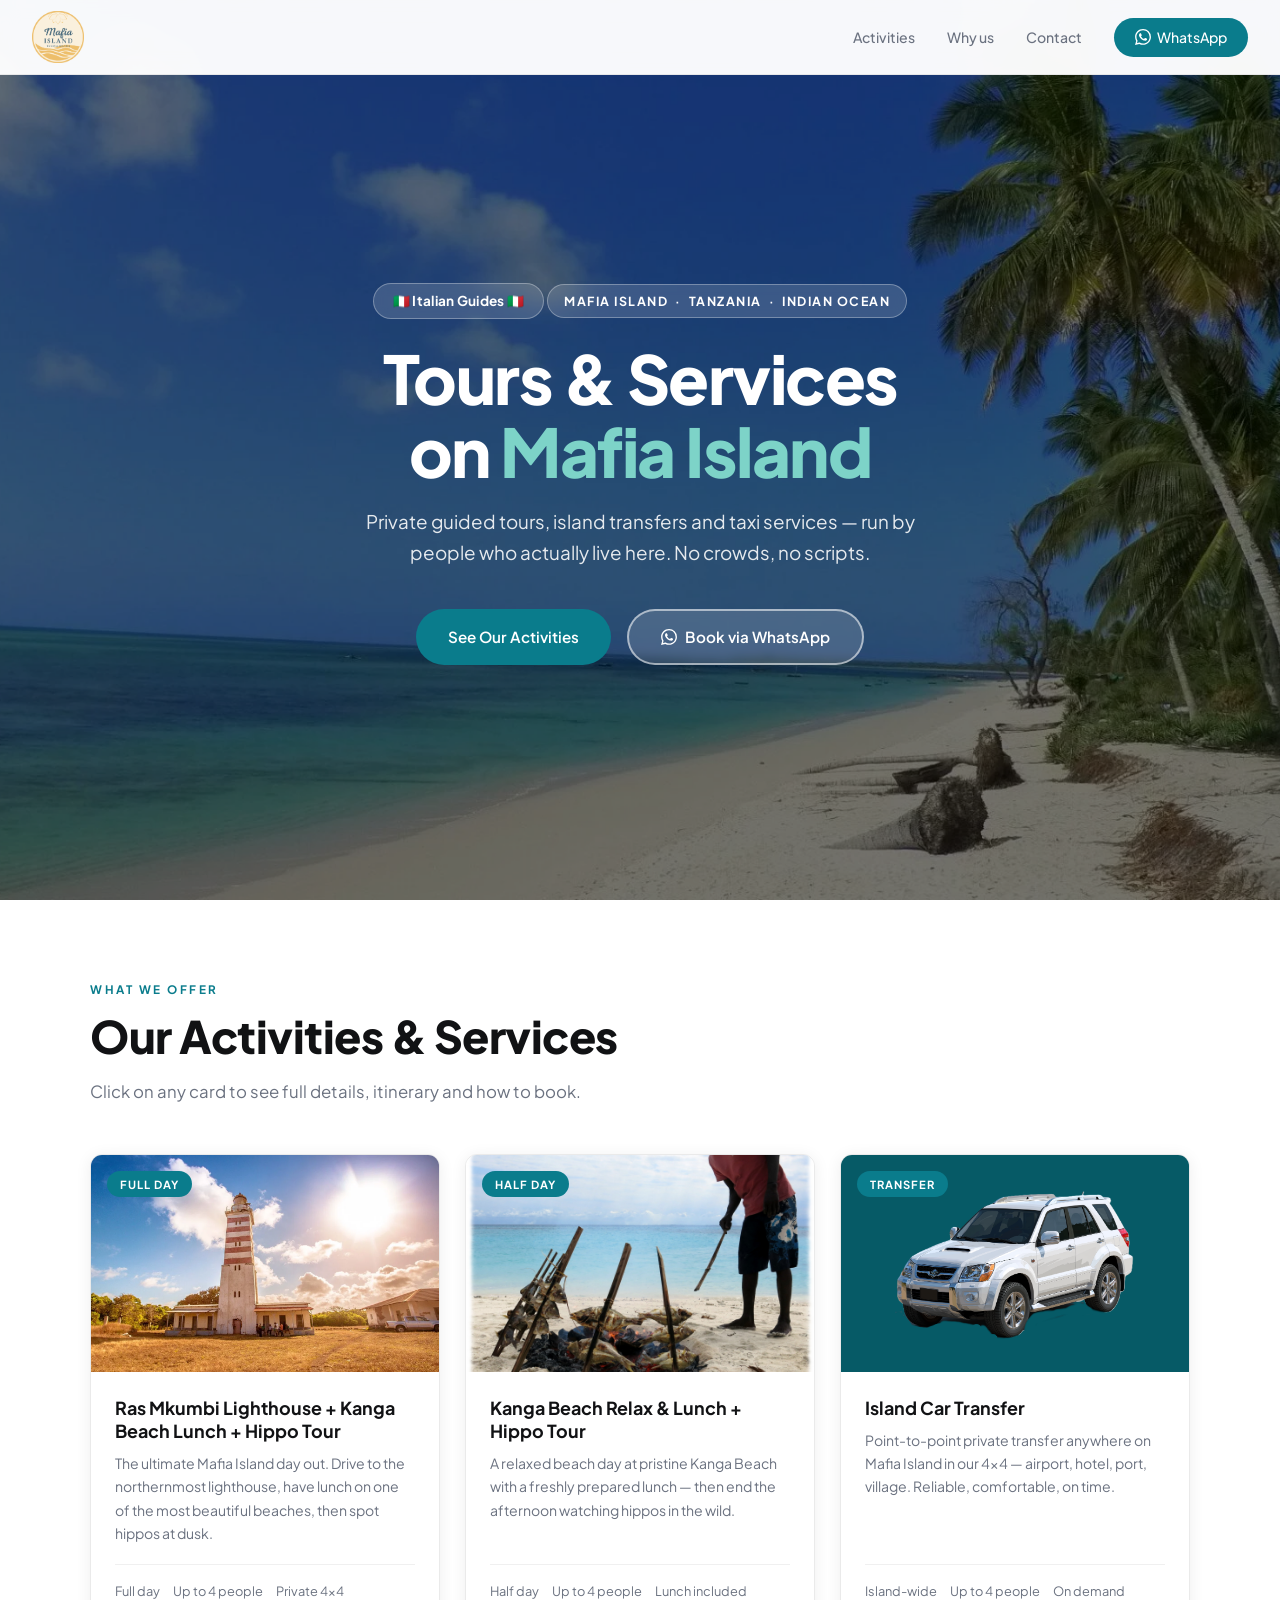
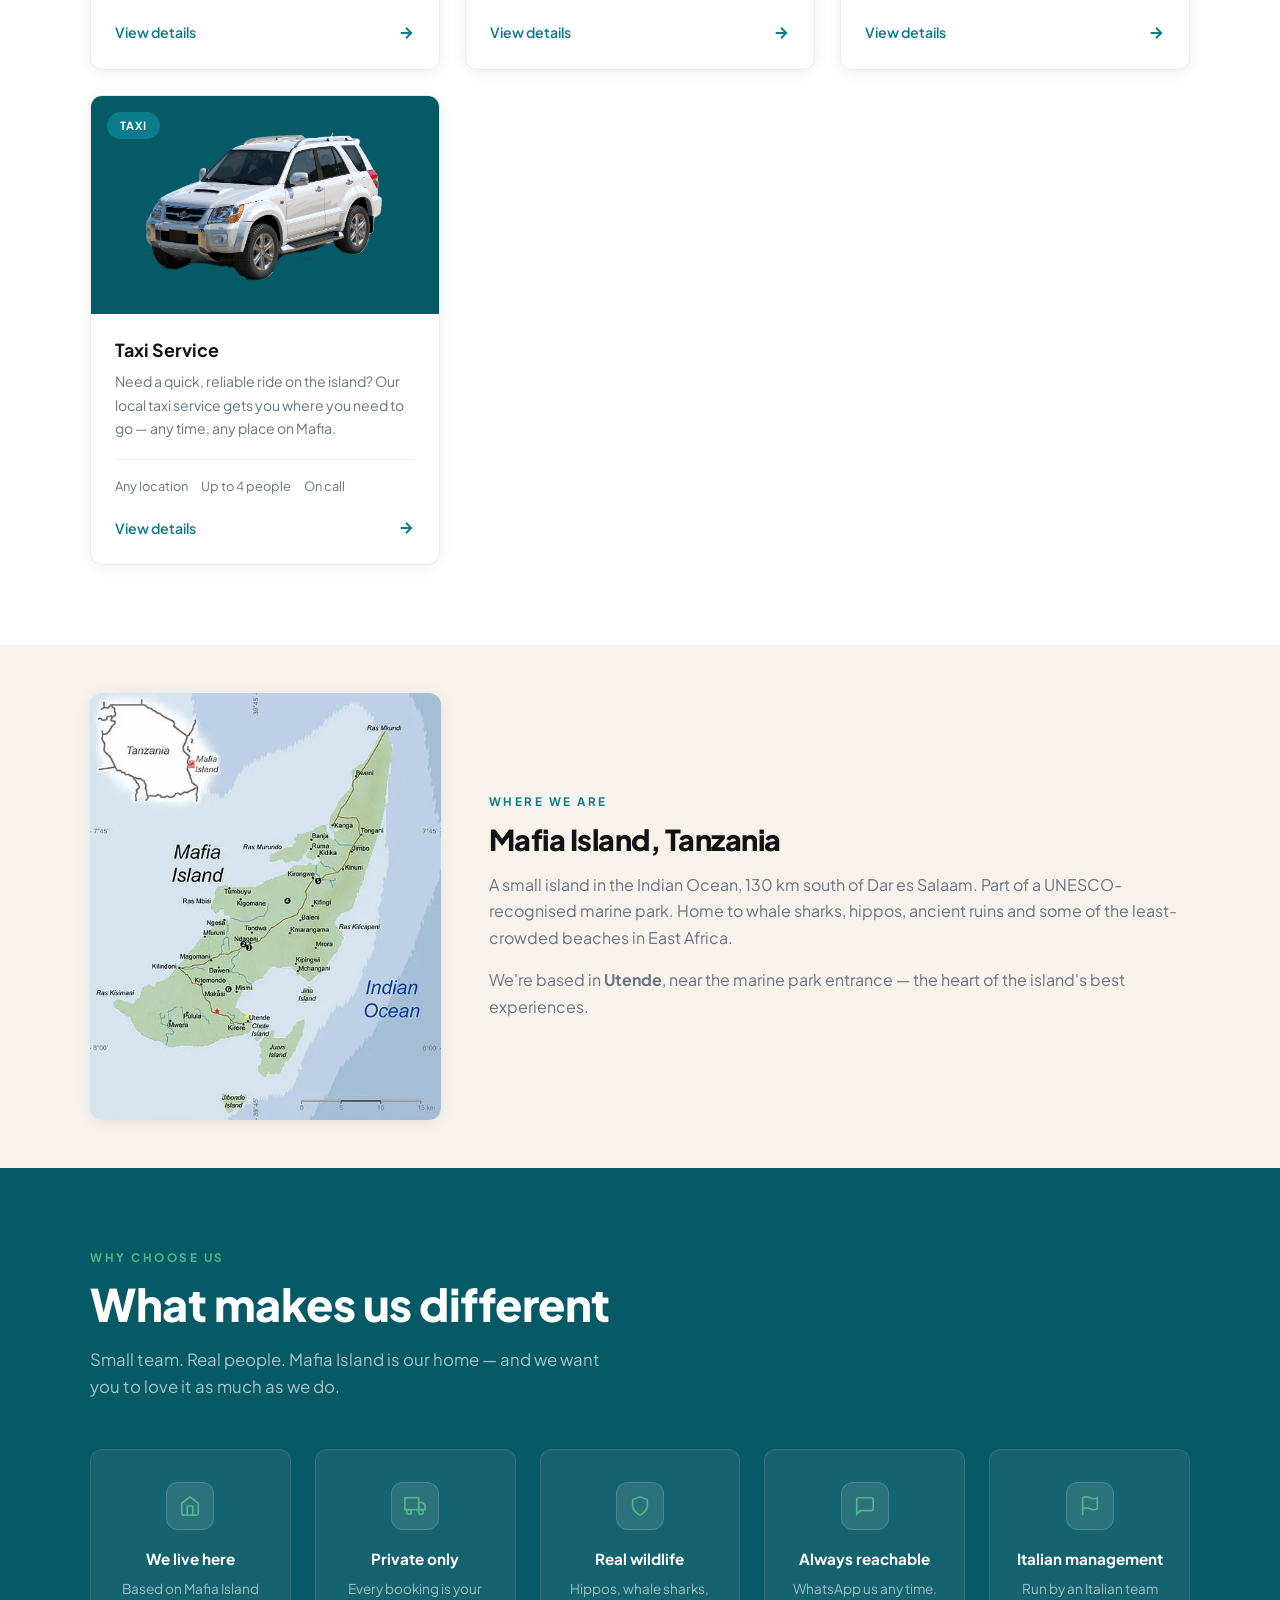
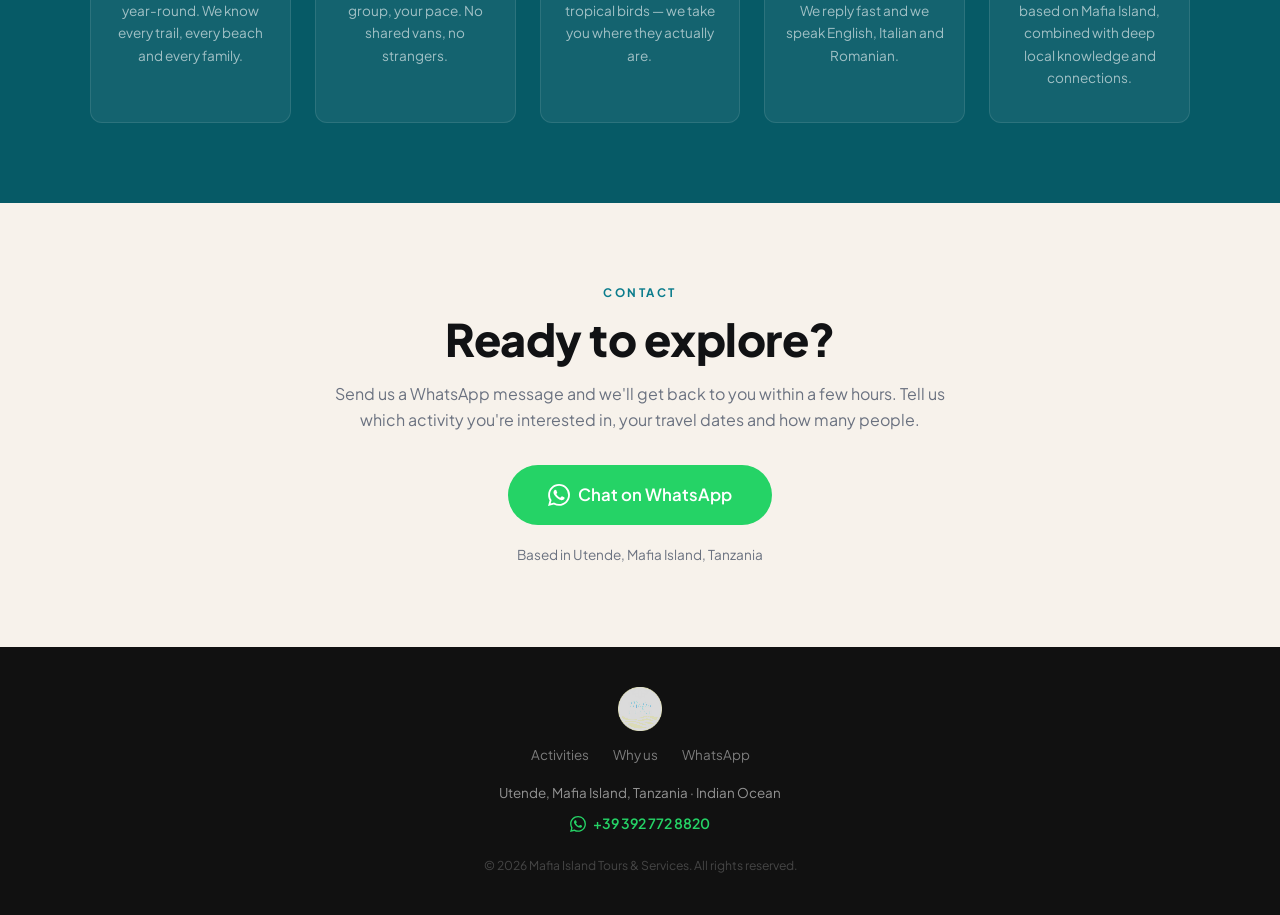
<file: index.html>
<!DOCTYPE html>
<html lang="en">
<head>
  <meta charset="UTF-8"/>
  <meta name="viewport" content="width=device-width, initial-scale=1.0"/>
  <title>Mafia Island Tours & Services — Tanzania</title>
  <meta name="description" content="Authentic guided tours and transport services on Mafia Island, Tanzania. Lighthouse, beaches, hippos, island transfers and taxi service."/>
  <link rel="stylesheet" href="style.css"/>
</head>
<body>

  <!-- NAV -->
  <nav id="mainNav">
    <a href="index.html" class="nav-logo">
      <img src="images/logo.webp" alt="Mafia Island Tours & Services"/>
    </a>
    <ul class="nav-links" id="navLinks">
      <li><a href="#activities">Activities</a></li>
      <li><a href="#why">Why us</a></li>
      <li><a href="#contact">Contact</a></li>
      <li>
        <a href="https://wa.me/393927728820" target="_blank" class="cta">
          <svg width="16" height="16" viewBox="0 0 24 24" fill="currentColor"><path d="M17.472 14.382c-.297-.149-1.758-.867-2.03-.967-.273-.099-.471-.148-.67.15-.197.297-.767.966-.94 1.164-.173.199-.347.223-.644.075-.297-.15-1.255-.463-2.39-1.475-.883-.788-1.48-1.761-1.653-2.059-.173-.297-.018-.458.13-.606.134-.133.298-.347.446-.52.149-.174.198-.298.298-.497.099-.198.05-.371-.025-.52-.075-.149-.669-1.612-.916-2.207-.242-.579-.487-.5-.669-.51-.173-.008-.371-.01-.57-.01-.198 0-.52.074-.792.372-.272.297-1.04 1.016-1.04 2.479 0 1.462 1.065 2.875 1.213 3.074.149.198 2.096 3.2 5.077 4.487.709.306 1.262.489 1.694.625.712.227 1.36.195 1.871.118.571-.085 1.758-.719 2.006-1.413.248-.694.248-1.289.173-1.413-.074-.124-.272-.198-.57-.347m-5.421 7.403h-.004a9.87 9.87 0 01-5.031-1.378l-.361-.214-3.741.982.998-3.648-.235-.374a9.86 9.86 0 01-1.51-5.26c.001-5.45 4.436-9.884 9.888-9.884 2.64 0 5.122 1.03 6.988 2.898a9.825 9.825 0 012.893 6.994c-.003 5.45-4.437 9.884-9.885 9.884m8.413-18.297A11.815 11.815 0 0012.05 0C5.495 0 .16 5.335.157 11.892c0 2.096.547 4.142 1.588 5.945L.057 24l6.305-1.654a11.882 11.882 0 005.683 1.448h.005c6.554 0 11.89-5.335 11.893-11.893a11.821 11.821 0 00-3.48-8.413z"/></svg>
          WhatsApp
        </a>
      </li>
    </ul>
    <button class="hamburger" id="hamburger" aria-label="Menu">
      <span></span><span></span><span></span>
    </button>
  </nav>

  <!-- HERO -->
  <section class="hero">
    <div class="hero-bg" style="background-image: url('images/banja-beach.webp');"></div>
    <div class="hero-content">
      <div class="hero-tag">🇮🇹 Italian Guides 🇮🇹</div>
      <div class="hero-badge">Mafia Island &nbsp;·&nbsp; Tanzania &nbsp;·&nbsp; Indian Ocean</div>
      <h1>Tours & Services<br/>on <em>Mafia Island</em></h1>
      <p>Private guided tours, island transfers and taxi services — run by people who actually live here. No crowds, no scripts.</p>
      <div class="hero-buttons">
        <a href="#activities" class="btn btn-primary">See Our Activities</a>
        <a href="https://wa.me/393927728820" target="_blank" class="btn btn-outline-white">
          <svg width="16" height="16" viewBox="0 0 24 24" fill="currentColor"><path d="M17.472 14.382c-.297-.149-1.758-.867-2.03-.967-.273-.099-.471-.148-.67.15-.197.297-.767.966-.94 1.164-.173.199-.347.223-.644.075-.297-.15-1.255-.463-2.39-1.475-.883-.788-1.48-1.761-1.653-2.059-.173-.297-.018-.458.13-.606.134-.133.298-.347.446-.52.149-.174.198-.298.298-.497.099-.198.05-.371-.025-.52-.075-.149-.669-1.612-.916-2.207-.242-.579-.487-.5-.669-.51-.173-.008-.371-.01-.57-.01-.198 0-.52.074-.792.372-.272.297-1.04 1.016-1.04 2.479 0 1.462 1.065 2.875 1.213 3.074.149.198 2.096 3.2 5.077 4.487.709.306 1.262.489 1.694.625.712.227 1.36.195 1.871.118.571-.085 1.758-.719 2.006-1.413.248-.694.248-1.289.173-1.413-.074-.124-.272-.198-.57-.347m-5.421 7.403h-.004a9.87 9.87 0 01-5.031-1.378l-.361-.214-3.741.982.998-3.648-.235-.374a9.86 9.86 0 01-1.51-5.26c.001-5.45 4.436-9.884 9.888-9.884 2.64 0 5.122 1.03 6.988 2.898a9.825 9.825 0 012.893 6.994c-.003 5.45-4.437 9.884-9.885 9.884m8.413-18.297A11.815 11.815 0 0012.05 0C5.495 0 .16 5.335.157 11.892c0 2.096.547 4.142 1.588 5.945L.057 24l6.305-1.654a11.882 11.882 0 005.683 1.448h.005c6.554 0 11.89-5.335 11.893-11.893a11.821 11.821 0 00-3.48-8.413z"/></svg>
          Book via WhatsApp
        </a>
      </div>
    </div>
  </section>

  <!-- ACTIVITIES -->
  <section id="activities">
    <div class="container">
      <p class="section-label">What we offer</p>
      <h2 class="section-title">Our Activities & Services</h2>
      <p class="section-sub">Click on any card to see full details, itinerary and how to book.</p>

      <div class="activities-grid">

        <!-- Card 1 -->
        <a href="ras-mkumbi.html" class="activity-card">
          <div class="card-img">
            <img src="images/lighthouse-hero.webp" alt="Ras Mkumbi Lighthouse" loading="lazy"/>
            <span class="card-tag">Full Day</span>
          </div>
          <div class="card-body">
            <h3>Ras Mkumbi Lighthouse + Kanga Beach Lunch + Hippo Tour</h3>
            <p>The ultimate Mafia Island day out. Drive to the northernmost lighthouse, have lunch on one of the most beautiful beaches, then spot hippos at dusk.</p>
            <div class="card-meta">
              <span>Full day</span>
              <span>Up to 4 people</span>
              <span>Private 4×4</span>
            </div>
            <div class="card-cta">
              <span>View details</span>
              <svg width="18" height="18" viewBox="0 0 24 24" fill="none" stroke="currentColor" stroke-width="2.5"><line x1="5" y1="12" x2="19" y2="12"/><polyline points="12 5 19 12 12 19"/></svg>
            </div>
          </div>
        </a>

        <!-- Card 2 -->
        <a href="kanga-beach.html" class="activity-card">
          <div class="card-img">
            <img src="images/beach-lunch-man.webp" alt="Kanga Beach Lunch" loading="lazy"/>
            <span class="card-tag">Half Day</span>
          </div>
          <div class="card-body">
            <h3>Kanga Beach Relax & Lunch + Hippo Tour</h3>
            <p>A relaxed beach day at pristine Kanga Beach with a freshly prepared lunch — then end the afternoon watching hippos in the wild.</p>
            <div class="card-meta">
              <span>Half day</span>
              <span>Up to 4 people</span>
              <span>Lunch included</span>
            </div>
            <div class="card-cta">
              <span>View details</span>
              <svg width="18" height="18" viewBox="0 0 24 24" fill="none" stroke="currentColor" stroke-width="2.5"><line x1="5" y1="12" x2="19" y2="12"/><polyline points="12 5 19 12 12 19"/></svg>
            </div>
          </div>
        </a>

        <!-- Card 3 -->
        <a href="island-transfer.html" class="activity-card">
          <div class="card-img" style="background: var(--ocean-dark);">
            <img src="images/car.webp" alt="Island Car Transfer" loading="lazy" style="object-fit:contain; padding:1rem;"/>
            <span class="card-tag">Transfer</span>
          </div>
          <div class="card-body">
            <h3>Island Car Transfer</h3>
            <p>Point-to-point private transfer anywhere on Mafia Island in our 4×4 — airport, hotel, port, village. Reliable, comfortable, on time.</p>
            <div class="card-meta">
              <span>Island-wide</span>
              <span>Up to 4 people</span>
              <span>On demand</span>
            </div>
            <div class="card-cta">
              <span>View details</span>
              <svg width="18" height="18" viewBox="0 0 24 24" fill="none" stroke="currentColor" stroke-width="2.5"><line x1="5" y1="12" x2="19" y2="12"/><polyline points="12 5 19 12 12 19"/></svg>
            </div>
          </div>
        </a>

        <!-- Card 4 -->
        <a href="taxi-service.html" class="activity-card">
          <div class="card-img" style="background: var(--ocean-dark);">
            <img src="images/car.webp" alt="Taxi Service" loading="lazy" style="object-fit:contain; padding:1rem;"/>
            <span class="card-tag">Taxi</span>
          </div>
          <div class="card-body">
            <h3>Taxi Service</h3>
            <p>Need a quick, reliable ride on the island? Our local taxi service gets you where you need to go — any time, any place on Mafia.</p>
            <div class="card-meta">
              <span>Any location</span>
              <span>Up to 4 people</span>
              <span>On call</span>
            </div>
            <div class="card-cta">
              <span>View details</span>
              <svg width="18" height="18" viewBox="0 0 24 24" fill="none" stroke="currentColor" stroke-width="2.5"><line x1="5" y1="12" x2="19" y2="12"/><polyline points="12 5 19 12 12 19"/></svg>
            </div>
          </div>
        </a>

      </div>
    </div>
  </section>

  <!-- MAP STRIP -->
  <section style="background: var(--sand); padding: 3rem 1.5rem;">
    <div class="container" style="display:grid; grid-template-columns:1fr 2fr; gap:3rem; align-items:center;">
      <div>
        <img src="images/mafia-map.webp" alt="Map of Mafia Island" style="width:100%; display:block; margin:0 auto; border-radius:var(--radius); box-shadow:var(--shadow);"/>
      </div>
      <div>
        <p class="section-label">Where we are</p>
        <h2 class="section-title" style="font-size:1.8rem;">Mafia Island, Tanzania</h2>
        <p style="color:var(--muted); margin-bottom:1rem;">A small island in the Indian Ocean, 130 km south of Dar es Salaam. Part of a UNESCO-recognised marine park. Home to whale sharks, hippos, ancient ruins and some of the least-crowded beaches in East Africa.</p>
        <p style="color:var(--muted);">We're based in <strong>Utende</strong>, near the marine park entrance — the heart of the island's best experiences.</p>
      </div>
    </div>
  </section>

  <!-- WHY US -->
  <section class="why" id="why">
    <div class="container">
      <p class="section-label">Why choose us</p>
      <h2 class="section-title">What makes us different</h2>
      <p class="section-sub">Small team. Real people. Mafia Island is our home — and we want you to love it as much as we do.</p>
      <div class="why-grid">
        <div class="why-item">
          <div class="why-icon">
            <svg viewBox="0 0 24 24"><path d="M3 9l9-7 9 7v11a2 2 0 0 1-2 2H5a2 2 0 0 1-2-2z"/><polyline points="9 22 9 12 15 12 15 22"/></svg>
          </div>
          <h3>We live here</h3>
          <p>Based on Mafia Island year-round. We know every trail, every beach and every family.</p>
        </div>
        <div class="why-item">
          <div class="why-icon">
            <svg viewBox="0 0 24 24"><rect x="1" y="3" width="15" height="13"/><polygon points="16 8 20 8 23 11 23 16 16 16 16 8"/><circle cx="5.5" cy="18.5" r="2.5"/><circle cx="18.5" cy="18.5" r="2.5"/></svg>
          </div>
          <h3>Private only</h3>
          <p>Every booking is your group, your pace. No shared vans, no strangers.</p>
        </div>
        <div class="why-item">
          <div class="why-icon">
            <svg viewBox="0 0 24 24"><path d="M12 22s8-4 8-10V5l-8-3-8 3v7c0 6 8 10 8 10z"/></svg>
          </div>
          <h3>Real wildlife</h3>
          <p>Hippos, whale sharks, tropical birds — we take you where they actually are.</p>
        </div>
        <div class="why-item">
          <div class="why-icon">
            <svg viewBox="0 0 24 24"><path d="M21 15a2 2 0 0 1-2 2H7l-4 4V5a2 2 0 0 1 2-2h14a2 2 0 0 1 2 2z"/></svg>
          </div>
          <h3>Always reachable</h3>
          <p>WhatsApp us any time. We reply fast and we speak English, Italian and Romanian.</p>
        </div>
        <div class="why-item">
          <div class="why-icon">
            <svg viewBox="0 0 24 24"><path d="M4 15s1-1 4-1 5 2 8 2 4-1 4-1V3s-1 1-4 1-5-2-8-2-4 1-4 1z"/><line x1="4" y1="22" x2="4" y2="15"/></svg>
          </div>
          <h3>Italian management</h3>
          <p>Run by an Italian team based on Mafia Island, combined with deep local knowledge and connections.</p>
        </div>
      </div>
    </div>
  </section>

  <!-- CONTACT -->
  <section id="contact" style="background: var(--sand);">
    <div class="container" style="text-align:center; max-width:620px;">
      <p class="section-label">Contact</p>
      <h2 class="section-title">Ready to explore?</h2>
      <p style="color:var(--muted); margin-bottom:2rem;">Send us a WhatsApp message and we'll get back to you within a few hours. Tell us which activity you're interested in, your travel dates and how many people.</p>
      <a href="https://wa.me/393927728820" target="_blank" class="btn btn-whatsapp" style="font-size:1.05rem; padding:1rem 2.5rem;">
        <svg width="22" height="22" viewBox="0 0 24 24" fill="currentColor"><path d="M17.472 14.382c-.297-.149-1.758-.867-2.03-.967-.273-.099-.471-.148-.67.15-.197.297-.767.966-.94 1.164-.173.199-.347.223-.644.075-.297-.15-1.255-.463-2.39-1.475-.883-.788-1.48-1.761-1.653-2.059-.173-.297-.018-.458.13-.606.134-.133.298-.347.446-.52.149-.174.198-.298.298-.497.099-.198.05-.371-.025-.52-.075-.149-.669-1.612-.916-2.207-.242-.579-.487-.5-.669-.51-.173-.008-.371-.01-.57-.01-.198 0-.52.074-.792.372-.272.297-1.04 1.016-1.04 2.479 0 1.462 1.065 2.875 1.213 3.074.149.198 2.096 3.2 5.077 4.487.709.306 1.262.489 1.694.625.712.227 1.36.195 1.871.118.571-.085 1.758-.719 2.006-1.413.248-.694.248-1.289.173-1.413-.074-.124-.272-.198-.57-.347m-5.421 7.403h-.004a9.87 9.87 0 01-5.031-1.378l-.361-.214-3.741.982.998-3.648-.235-.374a9.86 9.86 0 01-1.51-5.26c.001-5.45 4.436-9.884 9.888-9.884 2.64 0 5.122 1.03 6.988 2.898a9.825 9.825 0 012.893 6.994c-.003 5.45-4.437 9.884-9.885 9.884m8.413-18.297A11.815 11.815 0 0012.05 0C5.495 0 .16 5.335.157 11.892c0 2.096.547 4.142 1.588 5.945L.057 24l6.305-1.654a11.882 11.882 0 005.683 1.448h.005c6.554 0 11.89-5.335 11.893-11.893a11.821 11.821 0 00-3.48-8.413z"/></svg>
        Chat on WhatsApp
      </a>
      <p style="margin-top:1.2rem; font-size:0.85rem; color:var(--muted);">Based in Utende, Mafia Island, Tanzania</p>
    </div>
  </section>

  <!-- FOOTER -->
  <footer>
    <img src="images/logo.webp" alt="Mafia Island Tours & Services" class="footer-logo"/>
    <div class="footer-links">
      <a href="#activities">Activities</a>
      <a href="#why">Why us</a>
      <a href="https://wa.me/393927728820" target="_blank">WhatsApp</a>
    </div>
    <p>Utende, Mafia Island, Tanzania · Indian Ocean</p>
    <a href="https://wa.me/393927728820" target="_blank" class="footer-wa">
      <svg width="16" height="16" viewBox="0 0 24 24" fill="currentColor"><path d="M17.472 14.382c-.297-.149-1.758-.867-2.03-.967-.273-.099-.471-.148-.67.15-.197.297-.767.966-.94 1.164-.173.199-.347.223-.644.075-.297-.15-1.255-.463-2.39-1.475-.883-.788-1.48-1.761-1.653-2.059-.173-.297-.018-.458.13-.606.134-.133.298-.347.446-.52.149-.174.198-.298.298-.497.099-.198.05-.371-.025-.52-.075-.149-.669-1.612-.916-2.207-.242-.579-.487-.5-.669-.51-.173-.008-.371-.01-.57-.01-.198 0-.52.074-.792.372-.272.297-1.04 1.016-1.04 2.479 0 1.462 1.065 2.875 1.213 3.074.149.198 2.096 3.2 5.077 4.487.709.306 1.262.489 1.694.625.712.227 1.36.195 1.871.118.571-.085 1.758-.719 2.006-1.413.248-.694.248-1.289.173-1.413-.074-.124-.272-.198-.57-.347m-5.421 7.403h-.004a9.87 9.87 0 01-5.031-1.378l-.361-.214-3.741.982.998-3.648-.235-.374a9.86 9.86 0 01-1.51-5.26c.001-5.45 4.436-9.884 9.888-9.884 2.64 0 5.122 1.03 6.988 2.898a9.825 9.825 0 012.893 6.994c-.003 5.45-4.437 9.884-9.885 9.884m8.413-18.297A11.815 11.815 0 0012.05 0C5.495 0 .16 5.335.157 11.892c0 2.096.547 4.142 1.588 5.945L.057 24l6.305-1.654a11.882 11.882 0 005.683 1.448h.005c6.554 0 11.89-5.335 11.893-11.893a11.821 11.821 0 00-3.48-8.413z"/></svg>
      +39 392 772 8820
    </a>
    <p style="margin-top:1rem; font-size:0.76rem; opacity:0.4;">© 2026 Mafia Island Tours & Services. All rights reserved.</p>
  </footer>

  <script>
    // Nav scroll shadow
    window.addEventListener('scroll', () => {
      document.getElementById('mainNav').classList.toggle('scrolled', window.scrollY > 10);
    });
    // Hamburger
    document.getElementById('hamburger').addEventListener('click', () => {
      document.getElementById('navLinks').classList.toggle('open');
    });
    document.querySelectorAll('.nav-links a').forEach(a => {
      a.addEventListener('click', () => document.getElementById('navLinks').classList.remove('open'));
    });
  </script>
</body>
</html>
</file>
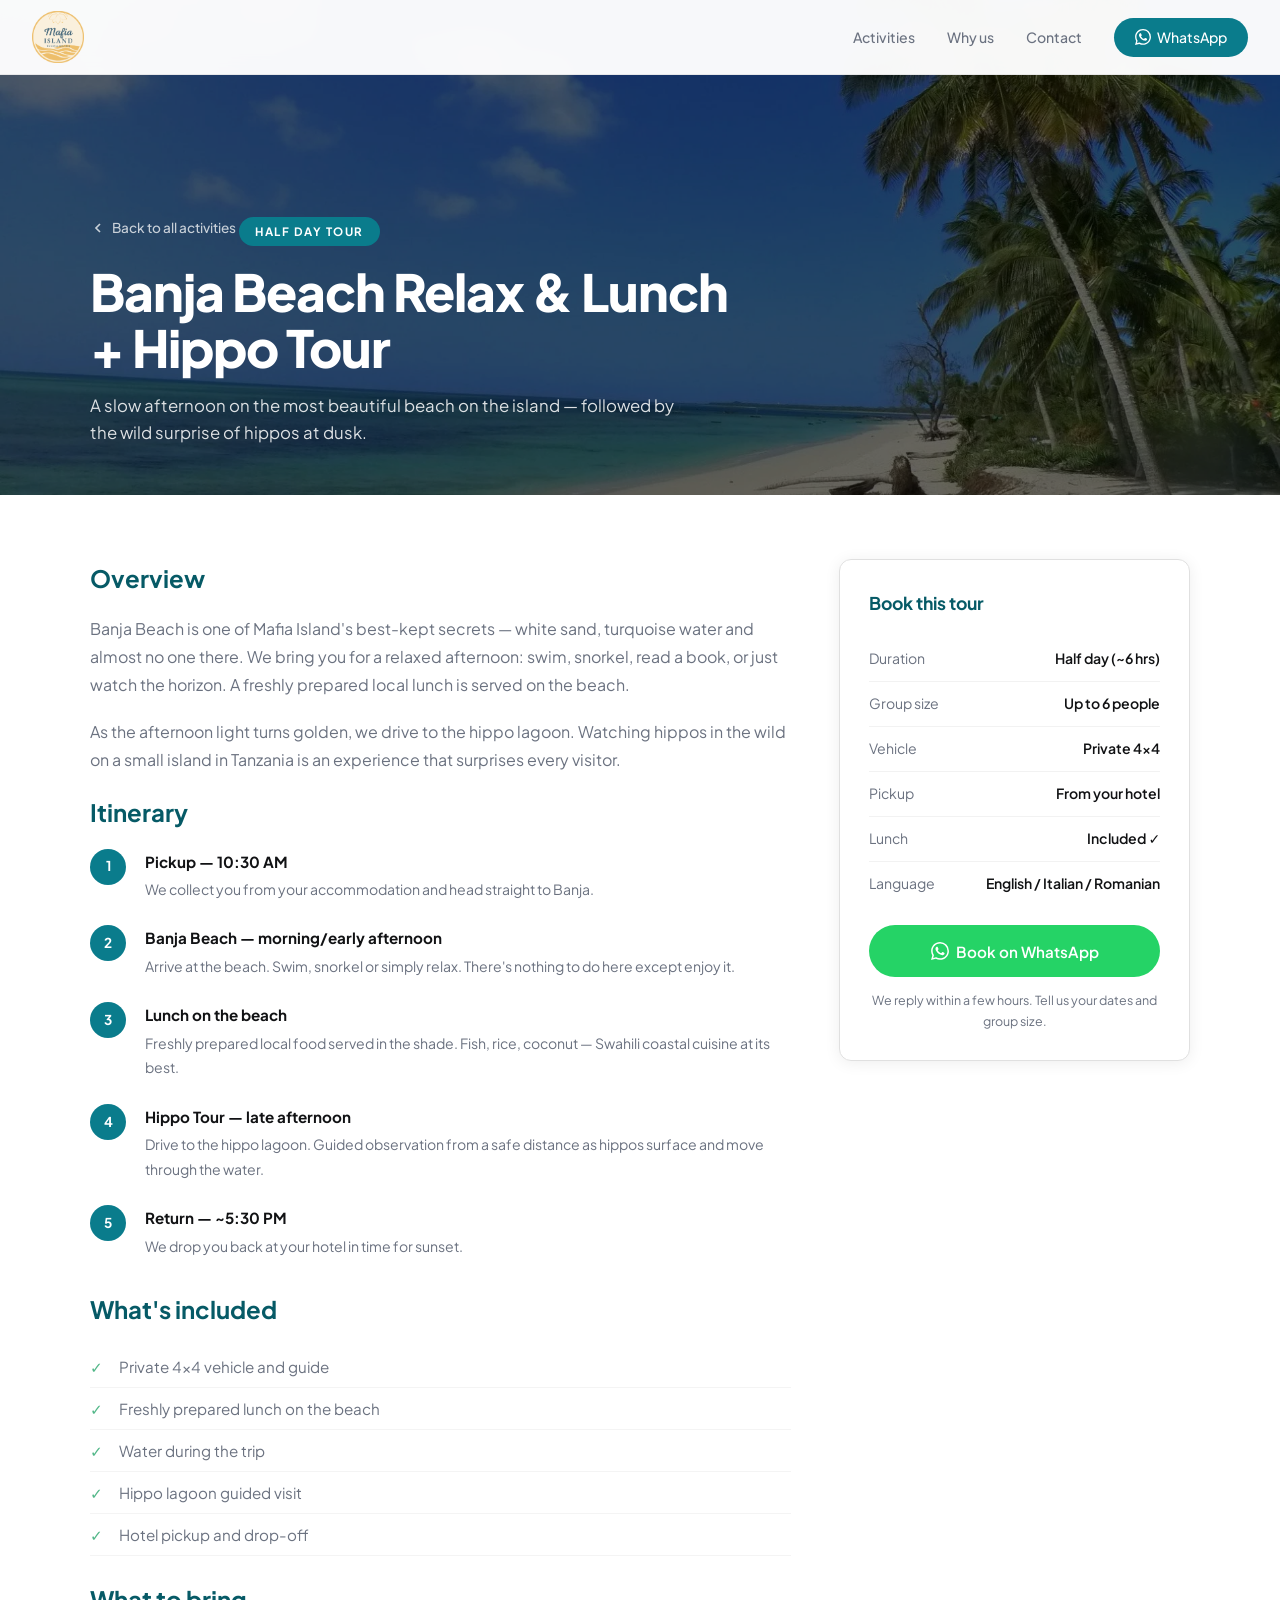
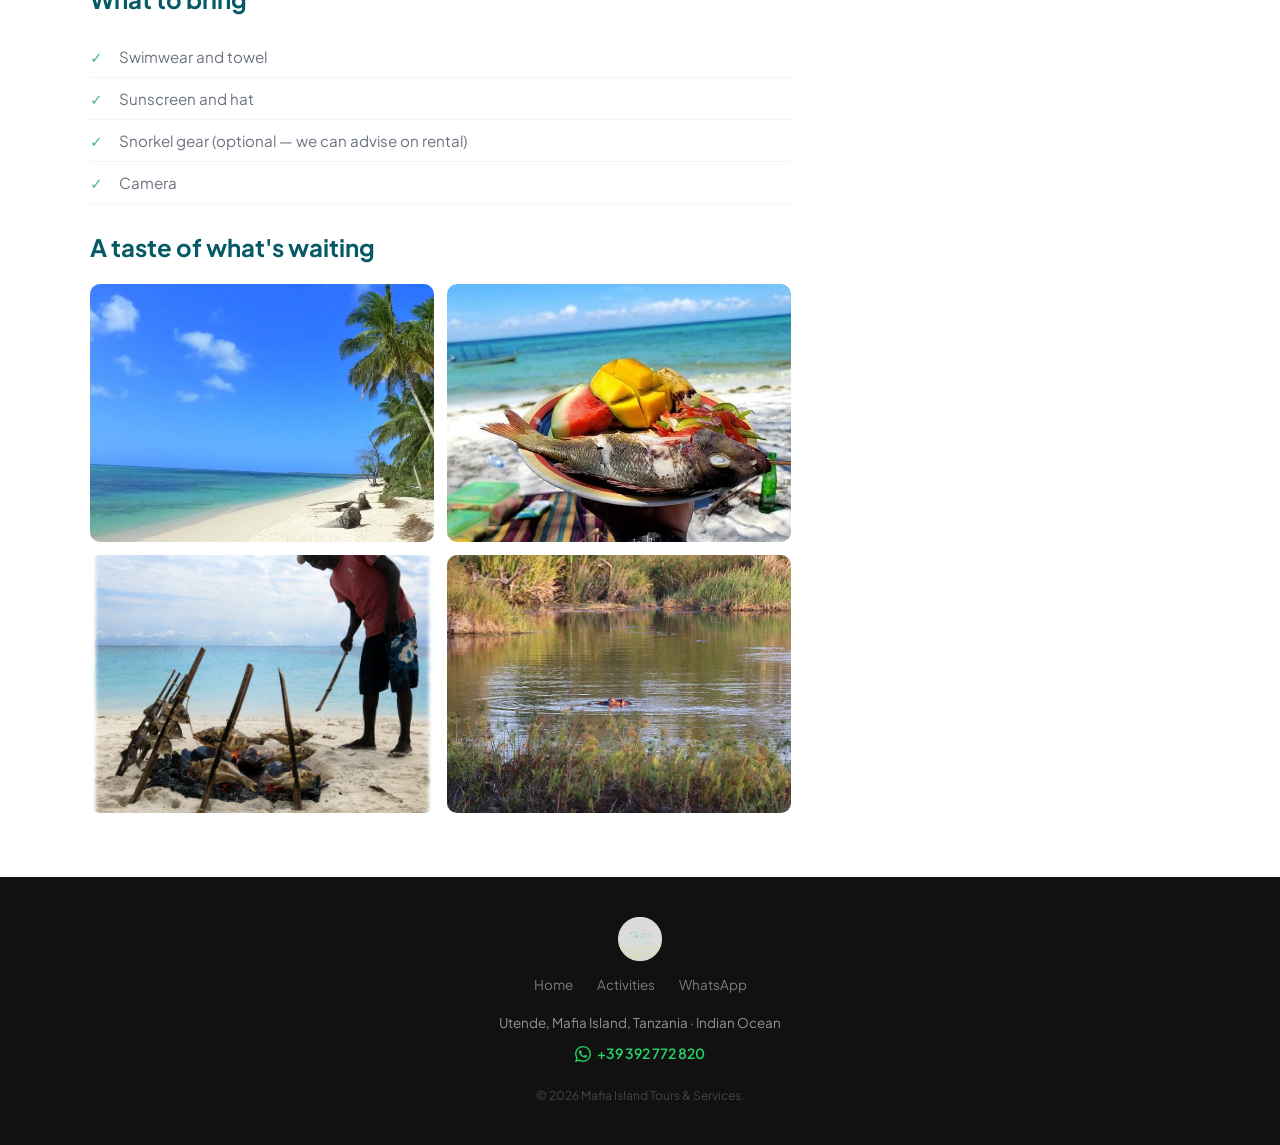
<file: banja-beach.html>
<!DOCTYPE html>
<html lang="en">
<head>
  <meta charset="UTF-8"/>
  <meta name="viewport" content="width=device-width, initial-scale=1.0"/>
  <title>Banja Beach Relax & Lunch + Hippo Tour — Mafia Island Tours & Services</title>
  <meta name="description" content="Half day at Banja Beach with lunch and hippo tour on Mafia Island, Tanzania."/>
  <link rel="stylesheet" href="style.css"/>
</head>
<body>

  <nav id="mainNav">
    <a href="index.html" class="nav-logo"><img src="images/logo.webp" alt="Mafia Island Tours & Services"/></a>
    <ul class="nav-links" id="navLinks">
      <li><a href="index.html#activities">Activities</a></li>
      <li><a href="index.html#why">Why us</a></li>
      <li><a href="index.html#contact">Contact</a></li>
      <li><a href="https://wa.me/39392772820" target="_blank" class="cta">
        <svg width="16" height="16" viewBox="0 0 24 24" fill="currentColor"><path d="M17.472 14.382c-.297-.149-1.758-.867-2.03-.967-.273-.099-.471-.148-.67.15-.197.297-.767.966-.94 1.164-.173.199-.347.223-.644.075-.297-.15-1.255-.463-2.39-1.475-.883-.788-1.48-1.761-1.653-2.059-.173-.297-.018-.458.13-.606.134-.133.298-.347.446-.52.149-.174.198-.298.298-.497.099-.198.05-.371-.025-.52-.075-.149-.669-1.612-.916-2.207-.242-.579-.487-.5-.669-.51-.173-.008-.371-.01-.57-.01-.198 0-.52.074-.792.372-.272.297-1.04 1.016-1.04 2.479 0 1.462 1.065 2.875 1.213 3.074.149.198 2.096 3.2 5.077 4.487.709.306 1.262.489 1.694.625.712.227 1.36.195 1.871.118.571-.085 1.758-.719 2.006-1.413.248-.694.248-1.289.173-1.413-.074-.124-.272-.198-.57-.347m-5.421 7.403h-.004a9.87 9.87 0 01-5.031-1.378l-.361-.214-3.741.982.998-3.648-.235-.374a9.86 9.86 0 01-1.51-5.26c.001-5.45 4.436-9.884 9.888-9.884 2.64 0 5.122 1.03 6.988 2.898a9.825 9.825 0 012.893 6.994c-.003 5.45-4.437 9.884-9.885 9.884m8.413-18.297A11.815 11.815 0 0012.05 0C5.495 0 .16 5.335.157 11.892c0 2.096.547 4.142 1.588 5.945L.057 24l6.305-1.654a11.882 11.882 0 005.683 1.448h.005c6.554 0 11.89-5.335 11.893-11.893a11.821 11.821 0 00-3.48-8.413z"/></svg>
        WhatsApp
      </a></li>
    </ul>
    <button class="hamburger" id="hamburger" aria-label="Menu"><span></span><span></span><span></span></button>
  </nav>

  <div class="detail-hero">
    <div class="detail-hero-bg" style="background-image: url('images/banja-beach.webp');"></div>
    <div class="detail-hero-content container">
      <a href="index.html" class="back-link">
        <svg width="16" height="16" viewBox="0 0 24 24" fill="none" stroke="currentColor" stroke-width="2.5"><polyline points="15 18 9 12 15 6"/></svg>
        Back to all activities
      </a>
      <div class="detail-tag">Half Day Tour</div>
      <h1>Banja Beach Relax & Lunch<br/>+ Hippo Tour</h1>
      <p>A slow afternoon on the most beautiful beach on the island — followed by the wild surprise of hippos at dusk.</p>
    </div>
  </div>

  <div class="detail-body">
    <div class="container">
      <div class="detail-grid">
        <div class="detail-main">

          <h2>Overview</h2>
          <p>Banja Beach is one of Mafia Island's best-kept secrets — white sand, turquoise water and almost no one there. We bring you for a relaxed afternoon: swim, snorkel, read a book, or just watch the horizon. A freshly prepared local lunch is served on the beach.</p>
          <p>As the afternoon light turns golden, we drive to the hippo lagoon. Watching hippos in the wild on a small island in Tanzania is an experience that surprises every visitor.</p>

          <h2>Itinerary</h2>
          <div class="itinerary">
            <div class="itinerary-step">
              <div class="step-num">1</div>
              <div class="step-content">
                <h4>Pickup — 10:30 AM</h4>
                <p>We collect you from your accommodation and head straight to Banja.</p>
              </div>
            </div>
            <div class="itinerary-step">
              <div class="step-num">2</div>
              <div class="step-content">
                <h4>Banja Beach — morning/early afternoon</h4>
                <p>Arrive at the beach. Swim, snorkel or simply relax. There's nothing to do here except enjoy it.</p>
              </div>
            </div>
            <div class="itinerary-step">
              <div class="step-num">3</div>
              <div class="step-content">
                <h4>Lunch on the beach</h4>
                <p>Freshly prepared local food served in the shade. Fish, rice, coconut — Swahili coastal cuisine at its best.</p>
              </div>
            </div>
            <div class="itinerary-step">
              <div class="step-num">4</div>
              <div class="step-content">
                <h4>Hippo Tour — late afternoon</h4>
                <p>Drive to the hippo lagoon. Guided observation from a safe distance as hippos surface and move through the water.</p>
              </div>
            </div>
            <div class="itinerary-step">
              <div class="step-num">5</div>
              <div class="step-content">
                <h4>Return — ~5:30 PM</h4>
                <p>We drop you back at your hotel in time for sunset.</p>
              </div>
            </div>
          </div>

          <h2>What's included</h2>
          <ul>
            <li>Private 4×4 vehicle and guide</li>
            <li>Freshly prepared lunch on the beach</li>
            <li>Water during the trip</li>
            <li>Hippo lagoon guided visit</li>
            <li>Hotel pickup and drop-off</li>
          </ul>

          <h2>What to bring</h2>
          <ul>
            <li>Swimwear and towel</li>
            <li>Sunscreen and hat</li>
            <li>Snorkel gear (optional — we can advise on rental)</li>
            <li>Camera</li>
          </ul>

          <h2>A taste of what's waiting</h2>
          <div style="display:grid; grid-template-columns:1fr 1fr; gap:0.8rem; margin-top:1rem;">
            <img src="images/banja-beach.webp" alt="Banja Beach" style="width:100%; border-radius:10px; object-fit:cover; aspect-ratio:4/3;"/>
            <img src="images/lunch-plate.webp" alt="Fresh lunch on the beach" style="width:100%; border-radius:10px; object-fit:cover; aspect-ratio:4/3;"/>
            <img src="images/beach-lunch-man.webp" alt="Fish grilled on the beach" style="width:100%; border-radius:10px; object-fit:cover; aspect-ratio:4/3;"/>
            <img src="images/hippos-lagoon.webp" alt="Hippos in the lagoon" style="width:100%; border-radius:10px; object-fit:cover; aspect-ratio:4/3;"/>
          </div>
        </div>

        <div>
          <div class="booking-box">
            <h3>Book this tour</h3>
            <div class="info-row"><span class="info-label">Duration</span><span class="info-value">Half day (~6 hrs)</span></div>
            <div class="info-row"><span class="info-label">Group size</span><span class="info-value">Up to 6 people</span></div>
            <div class="info-row"><span class="info-label">Vehicle</span><span class="info-value">Private 4×4</span></div>
            <div class="info-row"><span class="info-label">Pickup</span><span class="info-value">From your hotel</span></div>
            <div class="info-row"><span class="info-label">Lunch</span><span class="info-value">Included ✓</span></div>
            <div class="info-row"><span class="info-label">Language</span><span class="info-value">English / Italian / Romanian</span></div>
            <a href="https://wa.me/39392772820?text=Hi!%20I'm%20interested%20in%20the%20Banja%20Beach%20Relax%20%26%20Lunch%20%2B%20Hippo%20Tour.%20Can%20you%20give%20me%20more%20info?" target="_blank" class="btn btn-whatsapp">
              <svg width="18" height="18" viewBox="0 0 24 24" fill="currentColor"><path d="M17.472 14.382c-.297-.149-1.758-.867-2.03-.967-.273-.099-.471-.148-.67.15-.197.297-.767.966-.94 1.164-.173.199-.347.223-.644.075-.297-.15-1.255-.463-2.39-1.475-.883-.788-1.48-1.761-1.653-2.059-.173-.297-.018-.458.13-.606.134-.133.298-.347.446-.52.149-.174.198-.298.298-.497.099-.198.05-.371-.025-.52-.075-.149-.669-1.612-.916-2.207-.242-.579-.487-.5-.669-.51-.173-.008-.371-.01-.57-.01-.198 0-.52.074-.792.372-.272.297-1.04 1.016-1.04 2.479 0 1.462 1.065 2.875 1.213 3.074.149.198 2.096 3.2 5.077 4.487.709.306 1.262.489 1.694.625.712.227 1.36.195 1.871.118.571-.085 1.758-.719 2.006-1.413.248-.694.248-1.289.173-1.413-.074-.124-.272-.198-.57-.347m-5.421 7.403h-.004a9.87 9.87 0 01-5.031-1.378l-.361-.214-3.741.982.998-3.648-.235-.374a9.86 9.86 0 01-1.51-5.26c.001-5.45 4.436-9.884 9.888-9.884 2.64 0 5.122 1.03 6.988 2.898a9.825 9.825 0 012.893 6.994c-.003 5.45-4.437 9.884-9.885 9.884m8.413-18.297A11.815 11.815 0 0012.05 0C5.495 0 .16 5.335.157 11.892c0 2.096.547 4.142 1.588 5.945L.057 24l6.305-1.654a11.882 11.882 0 005.683 1.448h.005c6.554 0 11.89-5.335 11.893-11.893a11.821 11.821 0 00-3.48-8.413z"/></svg>
              Book on WhatsApp
            </a>
            <p class="booking-note">We reply within a few hours. Tell us your dates and group size.</p>
          </div>
        </div>
      </div>
    </div>
  </div>

  <footer>
    <img src="images/logo.webp" alt="Mafia Island Tours & Services" class="footer-logo"/>
    <div class="footer-links">
      <a href="index.html">Home</a>
      <a href="index.html#activities">Activities</a>
      <a href="https://wa.me/39392772820" target="_blank">WhatsApp</a>
    </div>
    <p>Utende, Mafia Island, Tanzania · Indian Ocean</p>
    <a href="https://wa.me/39392772820" target="_blank" class="footer-wa">
      <svg width="16" height="16" viewBox="0 0 24 24" fill="currentColor"><path d="M17.472 14.382c-.297-.149-1.758-.867-2.03-.967-.273-.099-.471-.148-.67.15-.197.297-.767.966-.94 1.164-.173.199-.347.223-.644.075-.297-.15-1.255-.463-2.39-1.475-.883-.788-1.48-1.761-1.653-2.059-.173-.297-.018-.458.13-.606.134-.133.298-.347.446-.52.149-.174.198-.298.298-.497.099-.198.05-.371-.025-.52-.075-.149-.669-1.612-.916-2.207-.242-.579-.487-.5-.669-.51-.173-.008-.371-.01-.57-.01-.198 0-.52.074-.792.372-.272.297-1.04 1.016-1.04 2.479 0 1.462 1.065 2.875 1.213 3.074.149.198 2.096 3.2 5.077 4.487.709.306 1.262.489 1.694.625.712.227 1.36.195 1.871.118.571-.085 1.758-.719 2.006-1.413.248-.694.248-1.289.173-1.413-.074-.124-.272-.198-.57-.347m-5.421 7.403h-.004a9.87 9.87 0 01-5.031-1.378l-.361-.214-3.741.982.998-3.648-.235-.374a9.86 9.86 0 01-1.51-5.26c.001-5.45 4.436-9.884 9.888-9.884 2.64 0 5.122 1.03 6.988 2.898a9.825 9.825 0 012.893 6.994c-.003 5.45-4.437 9.884-9.885 9.884m8.413-18.297A11.815 11.815 0 0012.05 0C5.495 0 .16 5.335.157 11.892c0 2.096.547 4.142 1.588 5.945L.057 24l6.305-1.654a11.882 11.882 0 005.683 1.448h.005c6.554 0 11.89-5.335 11.893-11.893a11.821 11.821 0 00-3.48-8.413z"/></svg>
      +39 392 772 820
    </a>
    <p style="margin-top:1rem; font-size:0.76rem; opacity:0.4;">© 2026 Mafia Island Tours & Services.</p>
  </footer>

  <script>
    window.addEventListener('scroll', () => {
      document.getElementById('mainNav').classList.toggle('scrolled', window.scrollY > 10);
    });
    document.getElementById('hamburger').addEventListener('click', () => {
      document.getElementById('navLinks').classList.toggle('open');
    });
  </script>
</body>
</html>
</file>
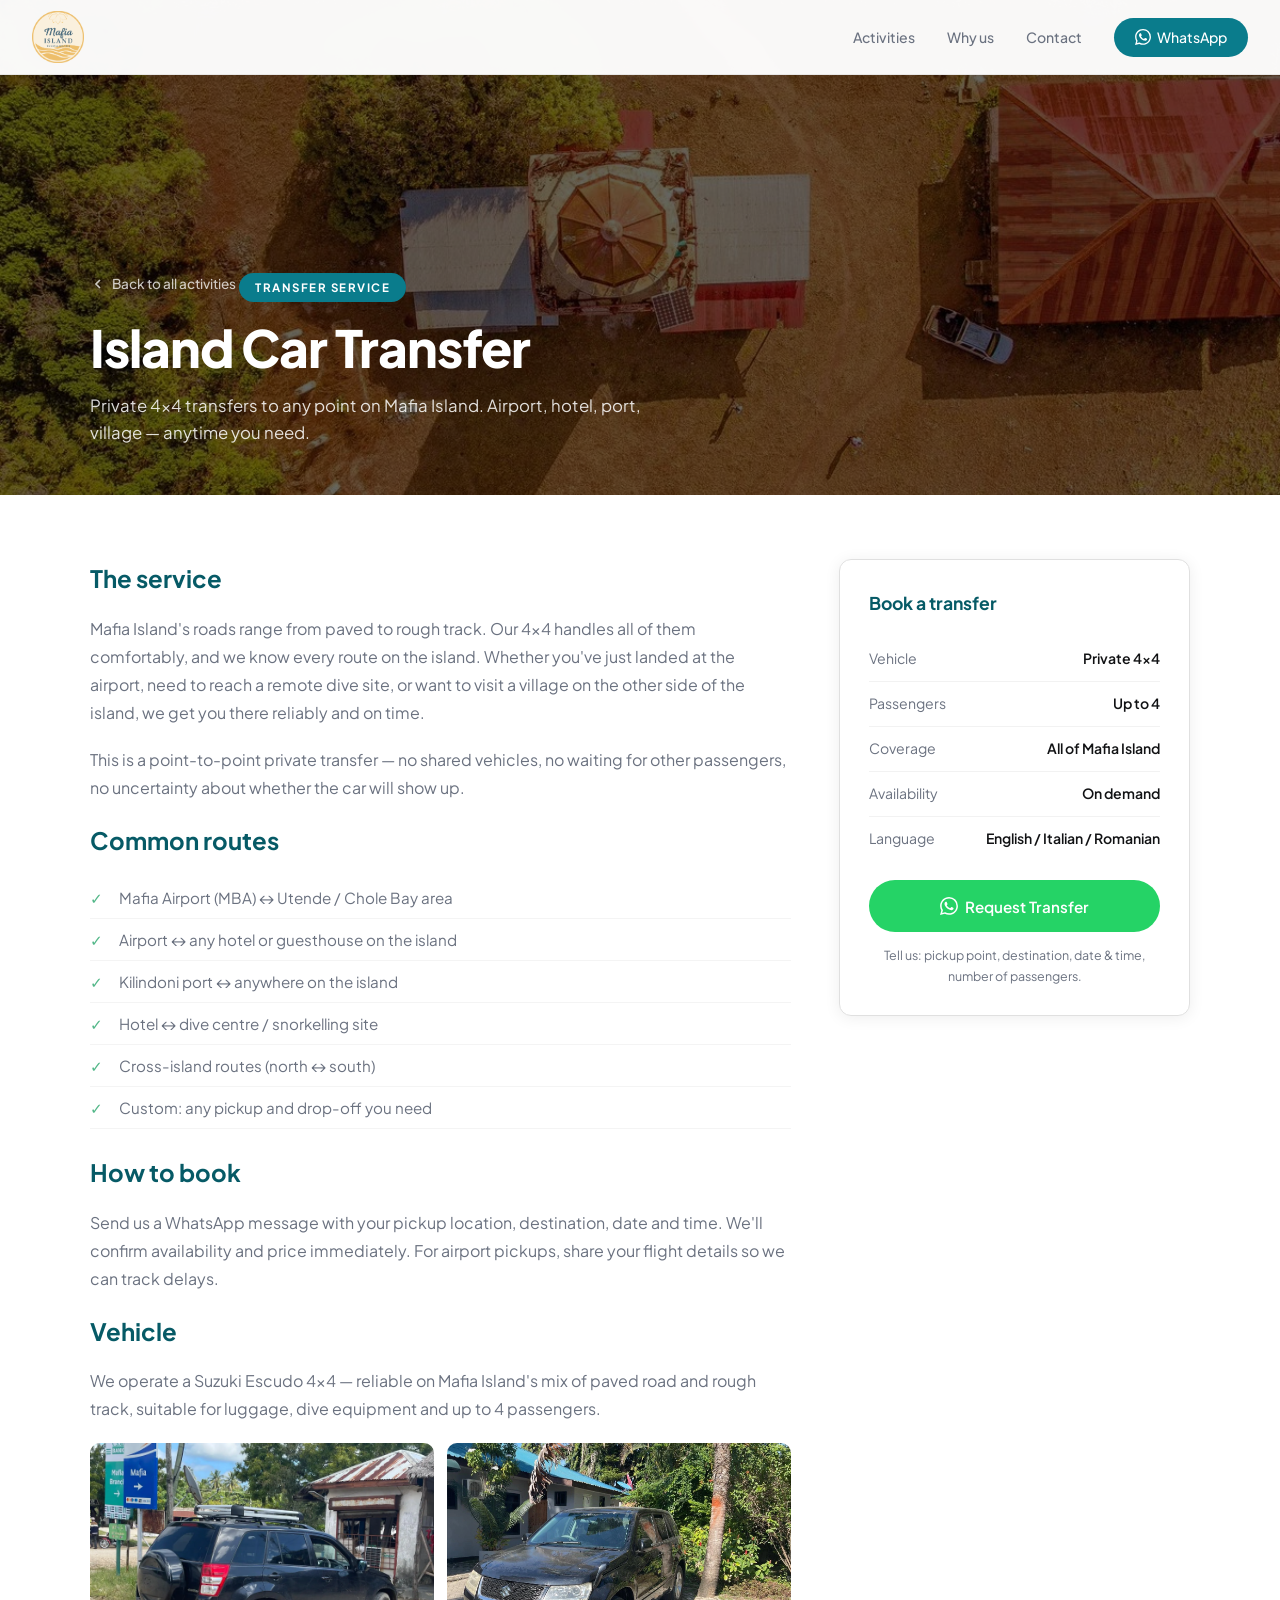
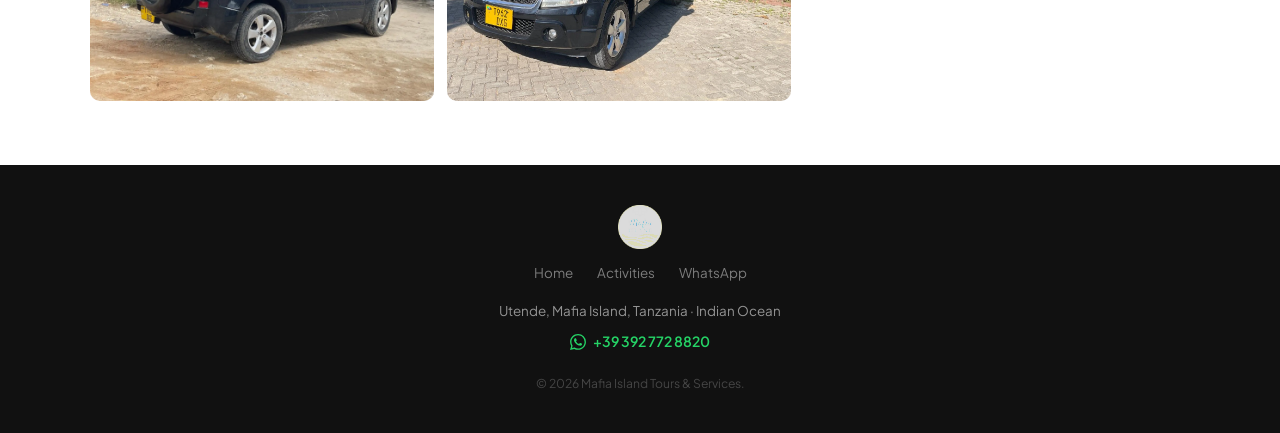
<file: island-transfer.html>
<!DOCTYPE html>
<html lang="en">
<head>
  <meta charset="UTF-8"/>
  <meta name="viewport" content="width=device-width, initial-scale=1.0"/>
  <title>Island Car Transfer — Mafia Island Tours & Services</title>
  <meta name="description" content="Private 4x4 island transfers on Mafia Island, Tanzania. Airport, hotel, port and any destination."/>
  <link rel="stylesheet" href="style.css"/>
</head>
<body>

  <nav id="mainNav">
    <a href="index.html" class="nav-logo"><img src="images/logo.webp" alt="Mafia Island Tours & Services"/></a>
    <ul class="nav-links" id="navLinks">
      <li><a href="index.html#activities">Activities</a></li>
      <li><a href="index.html#why">Why us</a></li>
      <li><a href="index.html#contact">Contact</a></li>
      <li><a href="https://wa.me/393927728820" target="_blank" class="cta">
        <svg width="16" height="16" viewBox="0 0 24 24" fill="currentColor"><path d="M17.472 14.382c-.297-.149-1.758-.867-2.03-.967-.273-.099-.471-.148-.67.15-.197.297-.767.966-.94 1.164-.173.199-.347.223-.644.075-.297-.15-1.255-.463-2.39-1.475-.883-.788-1.48-1.761-1.653-2.059-.173-.297-.018-.458.13-.606.134-.133.298-.347.446-.52.149-.174.198-.298.298-.497.099-.198.05-.371-.025-.52-.075-.149-.669-1.612-.916-2.207-.242-.579-.487-.5-.669-.51-.173-.008-.371-.01-.57-.01-.198 0-.52.074-.792.372-.272.297-1.04 1.016-1.04 2.479 0 1.462 1.065 2.875 1.213 3.074.149.198 2.096 3.2 5.077 4.487.709.306 1.262.489 1.694.625.712.227 1.36.195 1.871.118.571-.085 1.758-.719 2.006-1.413.248-.694.248-1.289.173-1.413-.074-.124-.272-.198-.57-.347m-5.421 7.403h-.004a9.87 9.87 0 01-5.031-1.378l-.361-.214-3.741.982.998-3.648-.235-.374a9.86 9.86 0 01-1.51-5.26c.001-5.45 4.436-9.884 9.888-9.884 2.64 0 5.122 1.03 6.988 2.898a9.825 9.825 0 012.893 6.994c-.003 5.45-4.437 9.884-9.885 9.884m8.413-18.297A11.815 11.815 0 0012.05 0C5.495 0 .16 5.335.157 11.892c0 2.096.547 4.142 1.588 5.945L.057 24l6.305-1.654a11.882 11.882 0 005.683 1.448h.005c6.554 0 11.89-5.335 11.893-11.893a11.821 11.821 0 00-3.48-8.413z"/></svg>
        WhatsApp
      </a></li>
    </ul>
    <button class="hamburger" id="hamburger" aria-label="Menu"><span></span><span></span><span></span></button>
  </nav>

  <div class="detail-hero">
    <div class="detail-hero-bg" style="background-image: url('images/lighthouse-aerial.webp');"></div>
    <div class="detail-hero-content container">
      <a href="index.html" class="back-link">
        <svg width="16" height="16" viewBox="0 0 24 24" fill="none" stroke="currentColor" stroke-width="2.5"><polyline points="15 18 9 12 15 6"/></svg>
        Back to all activities
      </a>
      <div class="detail-tag">Transfer Service</div>
      <h1>Island Car Transfer</h1>
      <p>Private 4×4 transfers to any point on Mafia Island. Airport, hotel, port, village — anytime you need.</p>
    </div>
  </div>

  <div class="detail-body">
    <div class="container">
      <div class="detail-grid">
        <div class="detail-main">

          <h2>The service</h2>
          <p>Mafia Island's roads range from paved to rough track. Our 4×4 handles all of them comfortably, and we know every route on the island. Whether you've just landed at the airport, need to reach a remote dive site, or want to visit a village on the other side of the island, we get you there reliably and on time.</p>
          <p>This is a point-to-point private transfer — no shared vehicles, no waiting for other passengers, no uncertainty about whether the car will show up.</p>

          <h2>Common routes</h2>
          <ul>
            <li>Mafia Airport (MBA) ↔ Utende / Chole Bay area</li>
            <li>Airport ↔ any hotel or guesthouse on the island</li>
            <li>Kilindoni port ↔ anywhere on the island</li>
            <li>Hotel ↔ dive centre / snorkelling site</li>
            <li>Cross-island routes (north ↔ south)</li>
            <li>Custom: any pickup and drop-off you need</li>
          </ul>

          <h2>How to book</h2>
          <p>Send us a WhatsApp message with your pickup location, destination, date and time. We'll confirm availability and price immediately. For airport pickups, share your flight details so we can track delays.</p>

          <h2>Vehicle</h2>
          <p>We operate a Suzuki Escudo 4×4 — reliable on Mafia Island's mix of paved road and rough track, suitable for luggage, dive equipment and up to 4 passengers.</p>
          <div style="display:grid; grid-template-columns:1fr 1fr; gap:0.8rem; margin-top:1rem;">
            <img src="images/car1.webp" alt="Our Suzuki Escudo 4x4, rear view" style="width:100%; border-radius:10px; object-fit:cover; aspect-ratio:4/3;"/>
            <img src="images/car2.webp" alt="Our Suzuki Escudo 4x4, front view" style="width:100%; border-radius:10px; object-fit:cover; aspect-ratio:4/3;"/>
          </div>

        </div>

        <div>
          <div class="booking-box">
            <h3>Book a transfer</h3>
            <div class="info-row"><span class="info-label">Vehicle</span><span class="info-value">Private 4×4</span></div>
            <div class="info-row"><span class="info-label">Passengers</span><span class="info-value">Up to 4</span></div>
            <div class="info-row"><span class="info-label">Coverage</span><span class="info-value">All of Mafia Island</span></div>
            <div class="info-row"><span class="info-label">Availability</span><span class="info-value">On demand</span></div>
            <div class="info-row"><span class="info-label">Language</span><span class="info-value">English / Italian / Romanian</span></div>
            <a href="https://wa.me/393927728820?text=Hi!%20I%20need%20an%20island%20transfer%20on%20Mafia%20Island.%20Can%20you%20help?" target="_blank" class="btn btn-whatsapp">
              <svg width="18" height="18" viewBox="0 0 24 24" fill="currentColor"><path d="M17.472 14.382c-.297-.149-1.758-.867-2.03-.967-.273-.099-.471-.148-.67.15-.197.297-.767.966-.94 1.164-.173.199-.347.223-.644.075-.297-.15-1.255-.463-2.39-1.475-.883-.788-1.48-1.761-1.653-2.059-.173-.297-.018-.458.13-.606.134-.133.298-.347.446-.52.149-.174.198-.298.298-.497.099-.198.05-.371-.025-.52-.075-.149-.669-1.612-.916-2.207-.242-.579-.487-.5-.669-.51-.173-.008-.371-.01-.57-.01-.198 0-.52.074-.792.372-.272.297-1.04 1.016-1.04 2.479 0 1.462 1.065 2.875 1.213 3.074.149.198 2.096 3.2 5.077 4.487.709.306 1.262.489 1.694.625.712.227 1.36.195 1.871.118.571-.085 1.758-.719 2.006-1.413.248-.694.248-1.289.173-1.413-.074-.124-.272-.198-.57-.347m-5.421 7.403h-.004a9.87 9.87 0 01-5.031-1.378l-.361-.214-3.741.982.998-3.648-.235-.374a9.86 9.86 0 01-1.51-5.26c.001-5.45 4.436-9.884 9.888-9.884 2.64 0 5.122 1.03 6.988 2.898a9.825 9.825 0 012.893 6.994c-.003 5.45-4.437 9.884-9.885 9.884m8.413-18.297A11.815 11.815 0 0012.05 0C5.495 0 .16 5.335.157 11.892c0 2.096.547 4.142 1.588 5.945L.057 24l6.305-1.654a11.882 11.882 0 005.683 1.448h.005c6.554 0 11.89-5.335 11.893-11.893a11.821 11.821 0 00-3.48-8.413z"/></svg>
              Request Transfer
            </a>
            <p class="booking-note">Tell us: pickup point, destination, date & time, number of passengers.</p>
          </div>
        </div>
      </div>
    </div>
  </div>

  <footer>
    <img src="images/logo.webp" alt="Mafia Island Tours & Services" class="footer-logo"/>
    <div class="footer-links">
      <a href="index.html">Home</a>
      <a href="index.html#activities">Activities</a>
      <a href="https://wa.me/393927728820" target="_blank">WhatsApp</a>
    </div>
    <p>Utende, Mafia Island, Tanzania · Indian Ocean</p>
    <a href="https://wa.me/393927728820" target="_blank" class="footer-wa">
      <svg width="16" height="16" viewBox="0 0 24 24" fill="currentColor"><path d="M17.472 14.382c-.297-.149-1.758-.867-2.03-.967-.273-.099-.471-.148-.67.15-.197.297-.767.966-.94 1.164-.173.199-.347.223-.644.075-.297-.15-1.255-.463-2.39-1.475-.883-.788-1.48-1.761-1.653-2.059-.173-.297-.018-.458.13-.606.134-.133.298-.347.446-.52.149-.174.198-.298.298-.497.099-.198.05-.371-.025-.52-.075-.149-.669-1.612-.916-2.207-.242-.579-.487-.5-.669-.51-.173-.008-.371-.01-.57-.01-.198 0-.52.074-.792.372-.272.297-1.04 1.016-1.04 2.479 0 1.462 1.065 2.875 1.213 3.074.149.198 2.096 3.2 5.077 4.487.709.306 1.262.489 1.694.625.712.227 1.36.195 1.871.118.571-.085 1.758-.719 2.006-1.413.248-.694.248-1.289.173-1.413-.074-.124-.272-.198-.57-.347m-5.421 7.403h-.004a9.87 9.87 0 01-5.031-1.378l-.361-.214-3.741.982.998-3.648-.235-.374a9.86 9.86 0 01-1.51-5.26c.001-5.45 4.436-9.884 9.888-9.884 2.64 0 5.122 1.03 6.988 2.898a9.825 9.825 0 012.893 6.994c-.003 5.45-4.437 9.884-9.885 9.884m8.413-18.297A11.815 11.815 0 0012.05 0C5.495 0 .16 5.335.157 11.892c0 2.096.547 4.142 1.588 5.945L.057 24l6.305-1.654a11.882 11.882 0 005.683 1.448h.005c6.554 0 11.89-5.335 11.893-11.893a11.821 11.821 0 00-3.48-8.413z"/></svg>
      +39 392 772 8820
    </a>
    <p style="margin-top:1rem; font-size:0.76rem; opacity:0.4;">© 2026 Mafia Island Tours & Services.</p>
  </footer>

  <script>
    window.addEventListener('scroll', () => {
      document.getElementById('mainNav').classList.toggle('scrolled', window.scrollY > 10);
    });
    document.getElementById('hamburger').addEventListener('click', () => {
      document.getElementById('navLinks').classList.toggle('open');
    });
  </script>
</body>
</html>
</file>
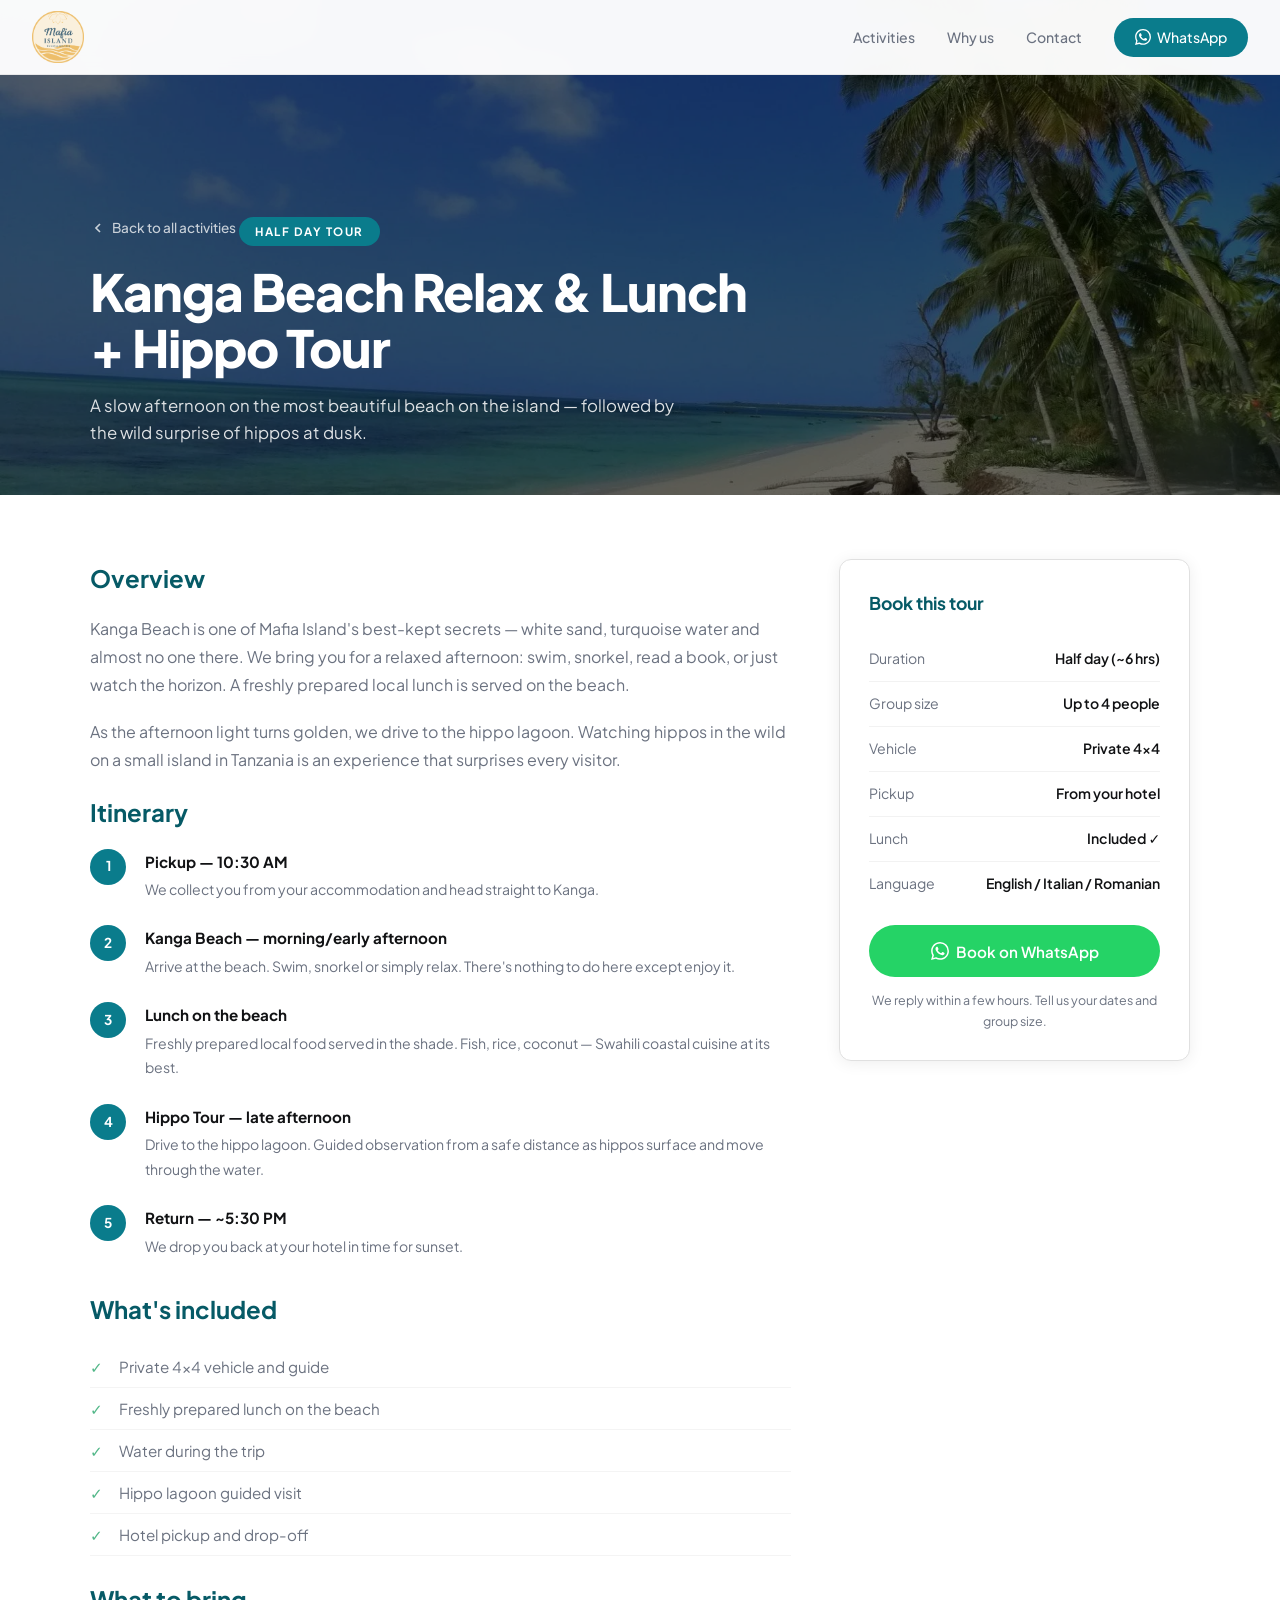
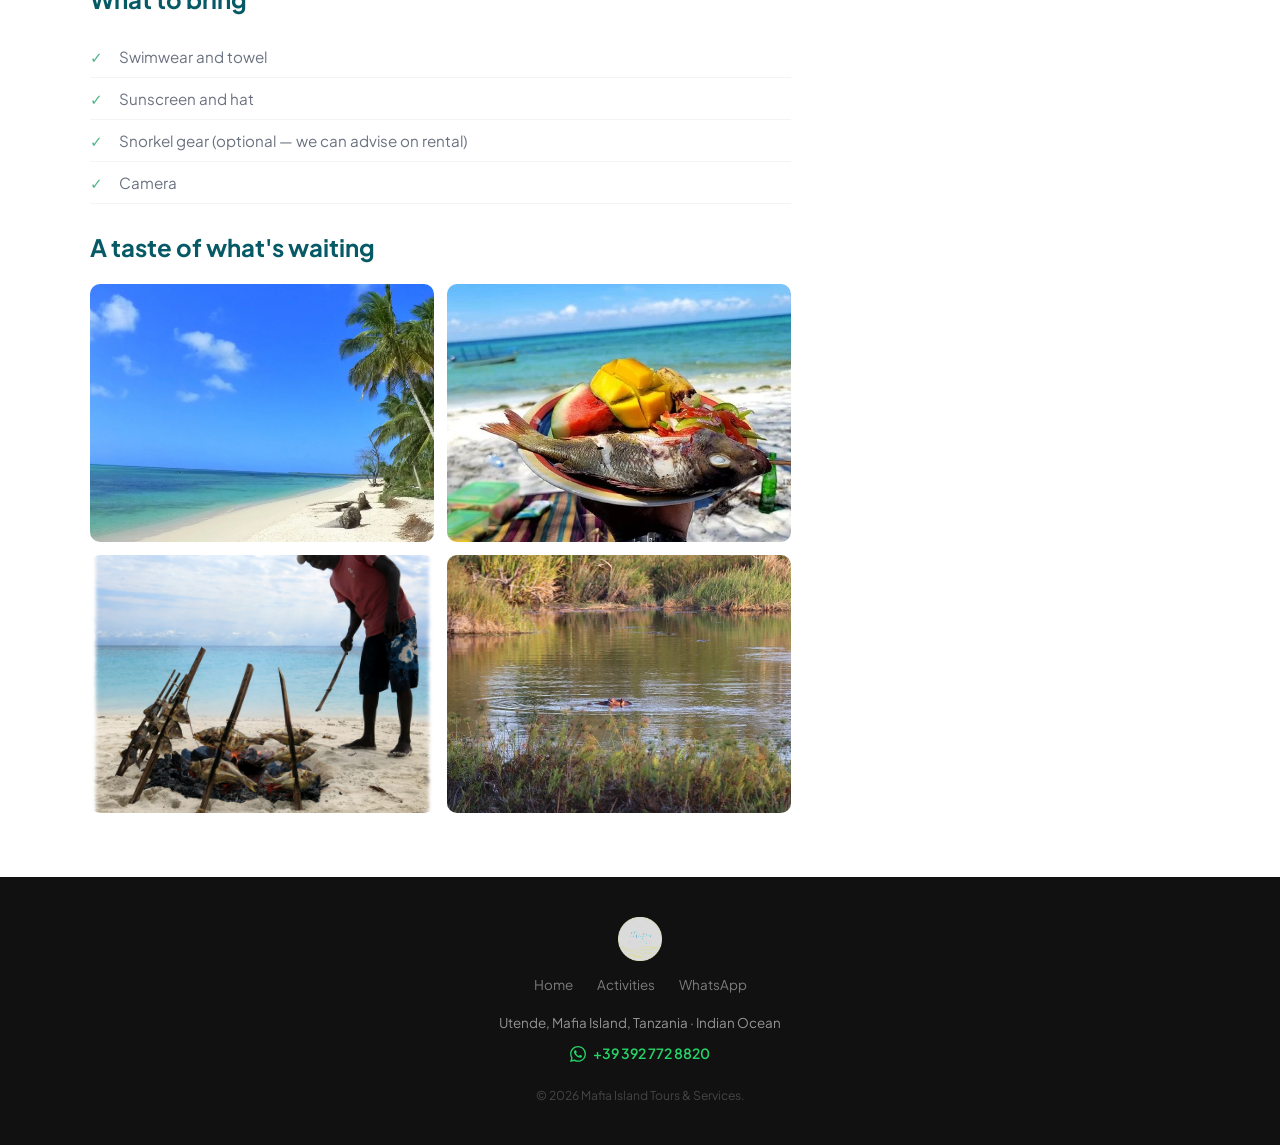
<file: kanga-beach.html>
<!DOCTYPE html>
<html lang="en">
<head>
  <meta charset="UTF-8"/>
  <meta name="viewport" content="width=device-width, initial-scale=1.0"/>
  <title>Kanga Beach Relax & Lunch + Hippo Tour — Mafia Island Tours & Services</title>
  <meta name="description" content="Half day at Kanga Beach with lunch and hippo tour on Mafia Island, Tanzania."/>
  <link rel="stylesheet" href="style.css"/>
</head>
<body>

  <nav id="mainNav">
    <a href="index.html" class="nav-logo"><img src="images/logo.webp" alt="Mafia Island Tours & Services"/></a>
    <ul class="nav-links" id="navLinks">
      <li><a href="index.html#activities">Activities</a></li>
      <li><a href="index.html#why">Why us</a></li>
      <li><a href="index.html#contact">Contact</a></li>
      <li><a href="https://wa.me/393927728820" target="_blank" class="cta">
        <svg width="16" height="16" viewBox="0 0 24 24" fill="currentColor"><path d="M17.472 14.382c-.297-.149-1.758-.867-2.03-.967-.273-.099-.471-.148-.67.15-.197.297-.767.966-.94 1.164-.173.199-.347.223-.644.075-.297-.15-1.255-.463-2.39-1.475-.883-.788-1.48-1.761-1.653-2.059-.173-.297-.018-.458.13-.606.134-.133.298-.347.446-.52.149-.174.198-.298.298-.497.099-.198.05-.371-.025-.52-.075-.149-.669-1.612-.916-2.207-.242-.579-.487-.5-.669-.51-.173-.008-.371-.01-.57-.01-.198 0-.52.074-.792.372-.272.297-1.04 1.016-1.04 2.479 0 1.462 1.065 2.875 1.213 3.074.149.198 2.096 3.2 5.077 4.487.709.306 1.262.489 1.694.625.712.227 1.36.195 1.871.118.571-.085 1.758-.719 2.006-1.413.248-.694.248-1.289.173-1.413-.074-.124-.272-.198-.57-.347m-5.421 7.403h-.004a9.87 9.87 0 01-5.031-1.378l-.361-.214-3.741.982.998-3.648-.235-.374a9.86 9.86 0 01-1.51-5.26c.001-5.45 4.436-9.884 9.888-9.884 2.64 0 5.122 1.03 6.988 2.898a9.825 9.825 0 012.893 6.994c-.003 5.45-4.437 9.884-9.885 9.884m8.413-18.297A11.815 11.815 0 0012.05 0C5.495 0 .16 5.335.157 11.892c0 2.096.547 4.142 1.588 5.945L.057 24l6.305-1.654a11.882 11.882 0 005.683 1.448h.005c6.554 0 11.89-5.335 11.893-11.893a11.821 11.821 0 00-3.48-8.413z"/></svg>
        WhatsApp
      </a></li>
    </ul>
    <button class="hamburger" id="hamburger" aria-label="Menu"><span></span><span></span><span></span></button>
  </nav>

  <div class="detail-hero">
    <div class="detail-hero-bg" style="background-image: url('images/banja-beach.webp');"></div>
    <div class="detail-hero-content container">
      <a href="index.html" class="back-link">
        <svg width="16" height="16" viewBox="0 0 24 24" fill="none" stroke="currentColor" stroke-width="2.5"><polyline points="15 18 9 12 15 6"/></svg>
        Back to all activities
      </a>
      <div class="detail-tag">Half Day Tour</div>
      <h1>Kanga Beach Relax & Lunch<br/>+ Hippo Tour</h1>
      <p>A slow afternoon on the most beautiful beach on the island — followed by the wild surprise of hippos at dusk.</p>
    </div>
  </div>

  <div class="detail-body">
    <div class="container">
      <div class="detail-grid">
        <div class="detail-main">

          <h2>Overview</h2>
          <p>Kanga Beach is one of Mafia Island's best-kept secrets — white sand, turquoise water and almost no one there. We bring you for a relaxed afternoon: swim, snorkel, read a book, or just watch the horizon. A freshly prepared local lunch is served on the beach.</p>
          <p>As the afternoon light turns golden, we drive to the hippo lagoon. Watching hippos in the wild on a small island in Tanzania is an experience that surprises every visitor.</p>

          <h2>Itinerary</h2>
          <div class="itinerary">
            <div class="itinerary-step">
              <div class="step-num">1</div>
              <div class="step-content">
                <h4>Pickup — 10:30 AM</h4>
                <p>We collect you from your accommodation and head straight to Kanga.</p>
              </div>
            </div>
            <div class="itinerary-step">
              <div class="step-num">2</div>
              <div class="step-content">
                <h4>Kanga Beach — morning/early afternoon</h4>
                <p>Arrive at the beach. Swim, snorkel or simply relax. There's nothing to do here except enjoy it.</p>
              </div>
            </div>
            <div class="itinerary-step">
              <div class="step-num">3</div>
              <div class="step-content">
                <h4>Lunch on the beach</h4>
                <p>Freshly prepared local food served in the shade. Fish, rice, coconut — Swahili coastal cuisine at its best.</p>
              </div>
            </div>
            <div class="itinerary-step">
              <div class="step-num">4</div>
              <div class="step-content">
                <h4>Hippo Tour — late afternoon</h4>
                <p>Drive to the hippo lagoon. Guided observation from a safe distance as hippos surface and move through the water.</p>
              </div>
            </div>
            <div class="itinerary-step">
              <div class="step-num">5</div>
              <div class="step-content">
                <h4>Return — ~5:30 PM</h4>
                <p>We drop you back at your hotel in time for sunset.</p>
              </div>
            </div>
          </div>

          <h2>What's included</h2>
          <ul>
            <li>Private 4×4 vehicle and guide</li>
            <li>Freshly prepared lunch on the beach</li>
            <li>Water during the trip</li>
            <li>Hippo lagoon guided visit</li>
            <li>Hotel pickup and drop-off</li>
          </ul>

          <h2>What to bring</h2>
          <ul>
            <li>Swimwear and towel</li>
            <li>Sunscreen and hat</li>
            <li>Snorkel gear (optional — we can advise on rental)</li>
            <li>Camera</li>
          </ul>

          <h2>A taste of what's waiting</h2>
          <div style="display:grid; grid-template-columns:1fr 1fr; gap:0.8rem; margin-top:1rem;">
            <img src="images/banja-beach.webp" alt="Kanga Beach" style="width:100%; border-radius:10px; object-fit:cover; aspect-ratio:4/3;"/>
            <img src="images/lunch-plate.webp" alt="Fresh lunch on the beach" style="width:100%; border-radius:10px; object-fit:cover; aspect-ratio:4/3;"/>
            <img src="images/beach-lunch-man.webp" alt="Fish grilled on the beach" style="width:100%; border-radius:10px; object-fit:cover; aspect-ratio:4/3;"/>
            <img src="images/hippos-lagoon.webp" alt="Hippos in the lagoon" style="width:100%; border-radius:10px; object-fit:cover; aspect-ratio:4/3;"/>
          </div>
        </div>

        <div>
          <div class="booking-box">
            <h3>Book this tour</h3>
            <div class="info-row"><span class="info-label">Duration</span><span class="info-value">Half day (~6 hrs)</span></div>
            <div class="info-row"><span class="info-label">Group size</span><span class="info-value">Up to 4 people</span></div>
            <div class="info-row"><span class="info-label">Vehicle</span><span class="info-value">Private 4×4</span></div>
            <div class="info-row"><span class="info-label">Pickup</span><span class="info-value">From your hotel</span></div>
            <div class="info-row"><span class="info-label">Lunch</span><span class="info-value">Included ✓</span></div>
            <div class="info-row"><span class="info-label">Language</span><span class="info-value">English / Italian / Romanian</span></div>
            <a href="https://wa.me/393927728820?text=Hi!%20I'm%20interested%20in%20the%20Kanga%20Beach%20Relax%20%26%20Lunch%20%2B%20Hippo%20Tour.%20Can%20you%20give%20me%20more%20info?" target="_blank" class="btn btn-whatsapp">
              <svg width="18" height="18" viewBox="0 0 24 24" fill="currentColor"><path d="M17.472 14.382c-.297-.149-1.758-.867-2.03-.967-.273-.099-.471-.148-.67.15-.197.297-.767.966-.94 1.164-.173.199-.347.223-.644.075-.297-.15-1.255-.463-2.39-1.475-.883-.788-1.48-1.761-1.653-2.059-.173-.297-.018-.458.13-.606.134-.133.298-.347.446-.52.149-.174.198-.298.298-.497.099-.198.05-.371-.025-.52-.075-.149-.669-1.612-.916-2.207-.242-.579-.487-.5-.669-.51-.173-.008-.371-.01-.57-.01-.198 0-.52.074-.792.372-.272.297-1.04 1.016-1.04 2.479 0 1.462 1.065 2.875 1.213 3.074.149.198 2.096 3.2 5.077 4.487.709.306 1.262.489 1.694.625.712.227 1.36.195 1.871.118.571-.085 1.758-.719 2.006-1.413.248-.694.248-1.289.173-1.413-.074-.124-.272-.198-.57-.347m-5.421 7.403h-.004a9.87 9.87 0 01-5.031-1.378l-.361-.214-3.741.982.998-3.648-.235-.374a9.86 9.86 0 01-1.51-5.26c.001-5.45 4.436-9.884 9.888-9.884 2.64 0 5.122 1.03 6.988 2.898a9.825 9.825 0 012.893 6.994c-.003 5.45-4.437 9.884-9.885 9.884m8.413-18.297A11.815 11.815 0 0012.05 0C5.495 0 .16 5.335.157 11.892c0 2.096.547 4.142 1.588 5.945L.057 24l6.305-1.654a11.882 11.882 0 005.683 1.448h.005c6.554 0 11.89-5.335 11.893-11.893a11.821 11.821 0 00-3.48-8.413z"/></svg>
              Book on WhatsApp
            </a>
            <p class="booking-note">We reply within a few hours. Tell us your dates and group size.</p>
          </div>
        </div>
      </div>
    </div>
  </div>

  <footer>
    <img src="images/logo.webp" alt="Mafia Island Tours & Services" class="footer-logo"/>
    <div class="footer-links">
      <a href="index.html">Home</a>
      <a href="index.html#activities">Activities</a>
      <a href="https://wa.me/393927728820" target="_blank">WhatsApp</a>
    </div>
    <p>Utende, Mafia Island, Tanzania · Indian Ocean</p>
    <a href="https://wa.me/393927728820" target="_blank" class="footer-wa">
      <svg width="16" height="16" viewBox="0 0 24 24" fill="currentColor"><path d="M17.472 14.382c-.297-.149-1.758-.867-2.03-.967-.273-.099-.471-.148-.67.15-.197.297-.767.966-.94 1.164-.173.199-.347.223-.644.075-.297-.15-1.255-.463-2.39-1.475-.883-.788-1.48-1.761-1.653-2.059-.173-.297-.018-.458.13-.606.134-.133.298-.347.446-.52.149-.174.198-.298.298-.497.099-.198.05-.371-.025-.52-.075-.149-.669-1.612-.916-2.207-.242-.579-.487-.5-.669-.51-.173-.008-.371-.01-.57-.01-.198 0-.52.074-.792.372-.272.297-1.04 1.016-1.04 2.479 0 1.462 1.065 2.875 1.213 3.074.149.198 2.096 3.2 5.077 4.487.709.306 1.262.489 1.694.625.712.227 1.36.195 1.871.118.571-.085 1.758-.719 2.006-1.413.248-.694.248-1.289.173-1.413-.074-.124-.272-.198-.57-.347m-5.421 7.403h-.004a9.87 9.87 0 01-5.031-1.378l-.361-.214-3.741.982.998-3.648-.235-.374a9.86 9.86 0 01-1.51-5.26c.001-5.45 4.436-9.884 9.888-9.884 2.64 0 5.122 1.03 6.988 2.898a9.825 9.825 0 012.893 6.994c-.003 5.45-4.437 9.884-9.885 9.884m8.413-18.297A11.815 11.815 0 0012.05 0C5.495 0 .16 5.335.157 11.892c0 2.096.547 4.142 1.588 5.945L.057 24l6.305-1.654a11.882 11.882 0 005.683 1.448h.005c6.554 0 11.89-5.335 11.893-11.893a11.821 11.821 0 00-3.48-8.413z"/></svg>
      +39 392 772 8820
    </a>
    <p style="margin-top:1rem; font-size:0.76rem; opacity:0.4;">© 2026 Mafia Island Tours & Services.</p>
  </footer>

  <script>
    window.addEventListener('scroll', () => {
      document.getElementById('mainNav').classList.toggle('scrolled', window.scrollY > 10);
    });
    document.getElementById('hamburger').addEventListener('click', () => {
      document.getElementById('navLinks').classList.toggle('open');
    });
  </script>
</body>
</html>
</file>
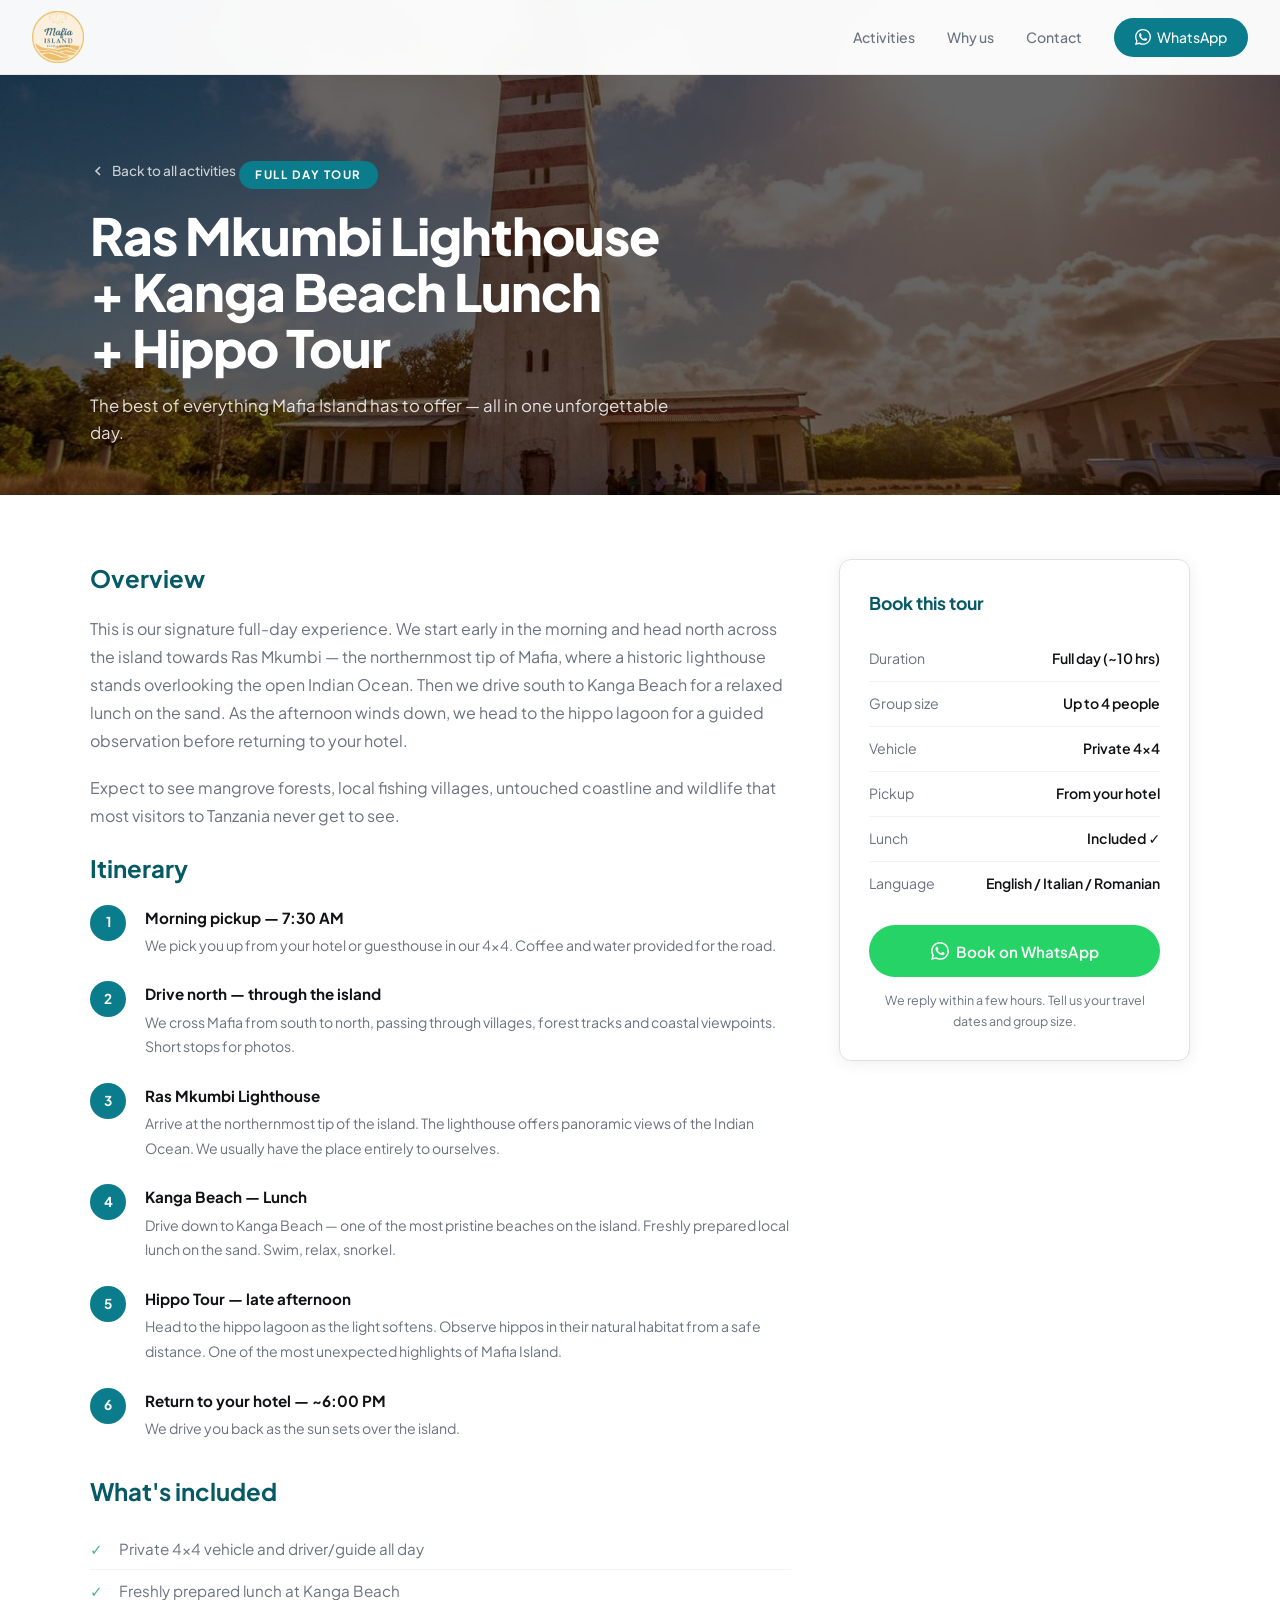
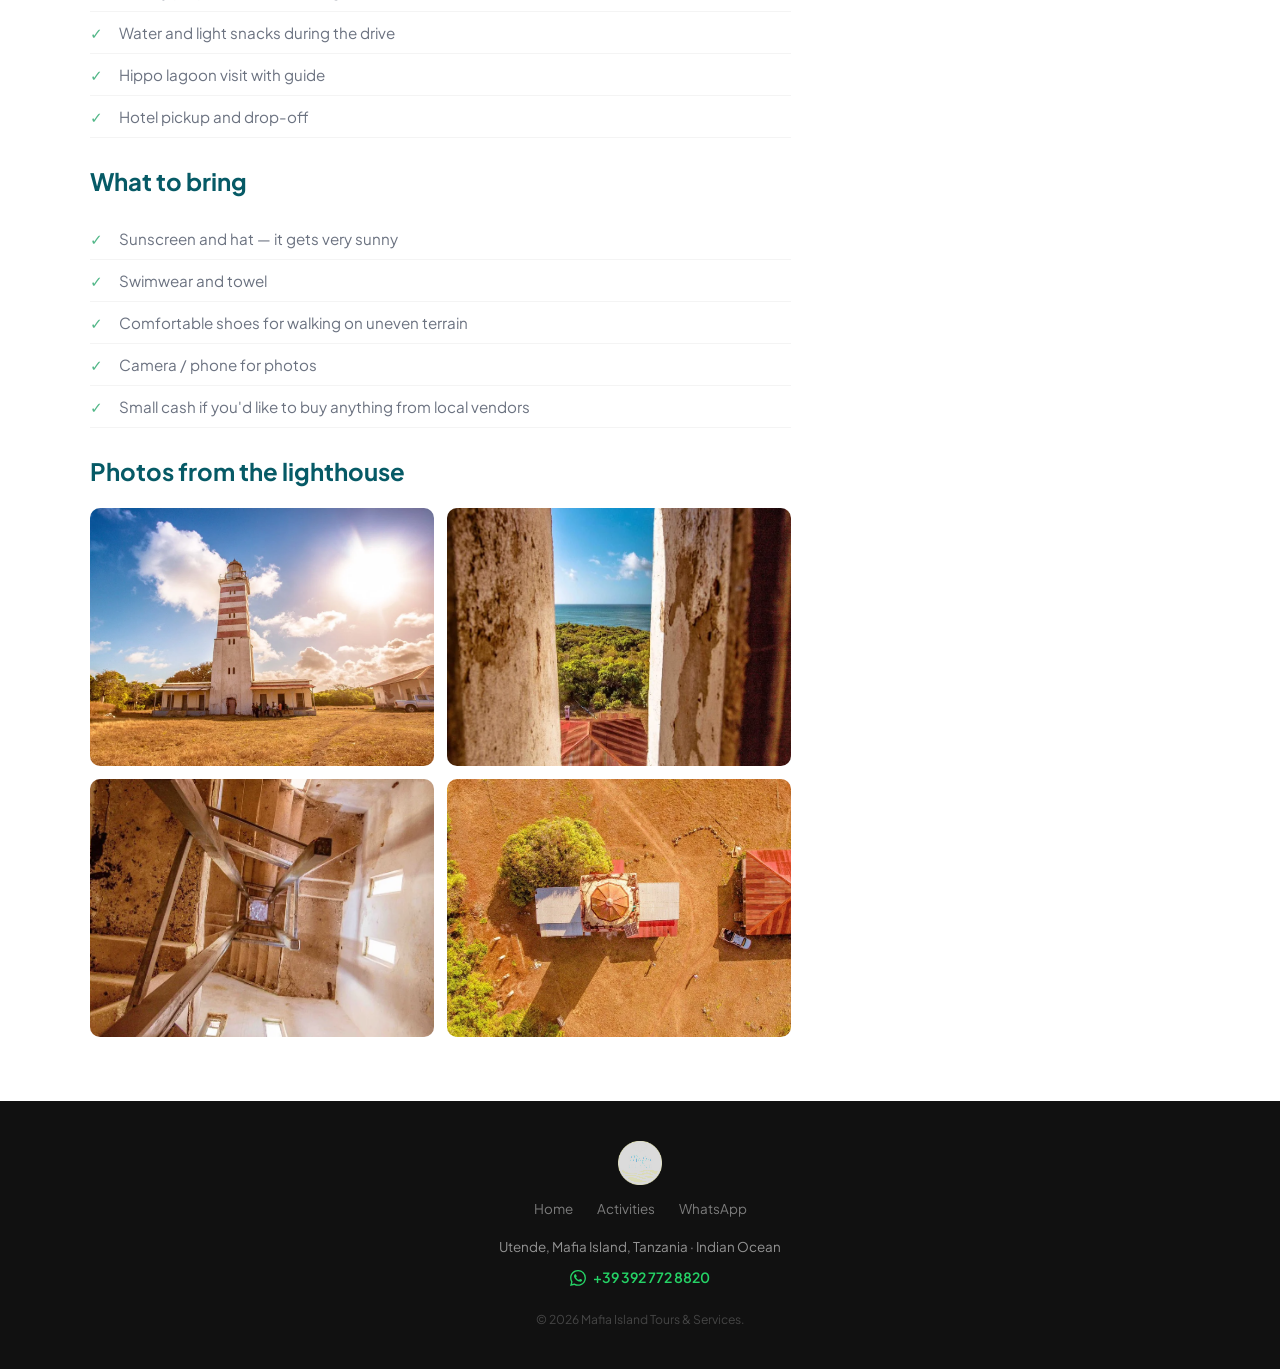
<file: ras-mkumbi.html>
<!DOCTYPE html>
<html lang="en">
<head>
  <meta charset="UTF-8"/>
  <meta name="viewport" content="width=device-width, initial-scale=1.0"/>
  <title>Ras Mkumbi Lighthouse Tour — Mafia Island Tours & Services</title>
  <meta name="description" content="Full day tour: Ras Mkumbi Lighthouse, Kanga Beach lunch and Hippo Tour on Mafia Island, Tanzania."/>
  <link rel="stylesheet" href="style.css"/>
</head>
<body>

  <!-- NAV -->
  <nav id="mainNav">
    <a href="index.html" class="nav-logo">
      <img src="images/logo.webp" alt="Mafia Island Tours & Services"/>
    </a>
    <ul class="nav-links" id="navLinks">
      <li><a href="index.html#activities">Activities</a></li>
      <li><a href="index.html#why">Why us</a></li>
      <li><a href="index.html#contact">Contact</a></li>
      <li>
        <a href="https://wa.me/393927728820" target="_blank" class="cta">
          <svg width="16" height="16" viewBox="0 0 24 24" fill="currentColor"><path d="M17.472 14.382c-.297-.149-1.758-.867-2.03-.967-.273-.099-.471-.148-.67.15-.197.297-.767.966-.94 1.164-.173.199-.347.223-.644.075-.297-.15-1.255-.463-2.39-1.475-.883-.788-1.48-1.761-1.653-2.059-.173-.297-.018-.458.13-.606.134-.133.298-.347.446-.52.149-.174.198-.298.298-.497.099-.198.05-.371-.025-.52-.075-.149-.669-1.612-.916-2.207-.242-.579-.487-.5-.669-.51-.173-.008-.371-.01-.57-.01-.198 0-.52.074-.792.372-.272.297-1.04 1.016-1.04 2.479 0 1.462 1.065 2.875 1.213 3.074.149.198 2.096 3.2 5.077 4.487.709.306 1.262.489 1.694.625.712.227 1.36.195 1.871.118.571-.085 1.758-.719 2.006-1.413.248-.694.248-1.289.173-1.413-.074-.124-.272-.198-.57-.347m-5.421 7.403h-.004a9.87 9.87 0 01-5.031-1.378l-.361-.214-3.741.982.998-3.648-.235-.374a9.86 9.86 0 01-1.51-5.26c.001-5.45 4.436-9.884 9.888-9.884 2.64 0 5.122 1.03 6.988 2.898a9.825 9.825 0 012.893 6.994c-.003 5.45-4.437 9.884-9.885 9.884m8.413-18.297A11.815 11.815 0 0012.05 0C5.495 0 .16 5.335.157 11.892c0 2.096.547 4.142 1.588 5.945L.057 24l6.305-1.654a11.882 11.882 0 005.683 1.448h.005c6.554 0 11.89-5.335 11.893-11.893a11.821 11.821 0 00-3.48-8.413z"/></svg>
          WhatsApp
        </a>
      </li>
    </ul>
    <button class="hamburger" id="hamburger" aria-label="Menu">
      <span></span><span></span><span></span>
    </button>
  </nav>

  <!-- HERO -->
  <div class="detail-hero">
    <div class="detail-hero-bg" style="background-image: url('images/lighthouse-hero.webp');"></div>
    <div class="detail-hero-content container">
      <a href="index.html" class="back-link">
        <svg width="16" height="16" viewBox="0 0 24 24" fill="none" stroke="currentColor" stroke-width="2.5"><polyline points="15 18 9 12 15 6"/></svg>
        Back to all activities
      </a>
      <div class="detail-tag">Full Day Tour</div>
      <h1>Ras Mkumbi Lighthouse<br/>+ Kanga Beach Lunch<br/>+ Hippo Tour</h1>
      <p>The best of everything Mafia Island has to offer — all in one unforgettable day.</p>
    </div>
  </div>

  <!-- BODY -->
  <div class="detail-body">
    <div class="container">
      <div class="detail-grid">

        <!-- MAIN CONTENT -->
        <div class="detail-main">

          <h2>Overview</h2>
          <p>This is our signature full-day experience. We start early in the morning and head north across the island towards Ras Mkumbi — the northernmost tip of Mafia, where a historic lighthouse stands overlooking the open Indian Ocean. Then we drive south to Kanga Beach for a relaxed lunch on the sand. As the afternoon winds down, we head to the hippo lagoon for a guided observation before returning to your hotel.</p>
          <p>Expect to see mangrove forests, local fishing villages, untouched coastline and wildlife that most visitors to Tanzania never get to see.</p>

          <h2>Itinerary</h2>
          <div class="itinerary">
            <div class="itinerary-step">
              <div class="step-num">1</div>
              <div class="step-content">
                <h4>Morning pickup — 7:30 AM</h4>
                <p>We pick you up from your hotel or guesthouse in our 4×4. Coffee and water provided for the road.</p>
              </div>
            </div>
            <div class="itinerary-step">
              <div class="step-num">2</div>
              <div class="step-content">
                <h4>Drive north — through the island</h4>
                <p>We cross Mafia from south to north, passing through villages, forest tracks and coastal viewpoints. Short stops for photos.</p>
              </div>
            </div>
            <div class="itinerary-step">
              <div class="step-num">3</div>
              <div class="step-content">
                <h4>Ras Mkumbi Lighthouse</h4>
                <p>Arrive at the northernmost tip of the island. The lighthouse offers panoramic views of the Indian Ocean. We usually have the place entirely to ourselves.</p>
              </div>
            </div>
            <div class="itinerary-step">
              <div class="step-num">4</div>
              <div class="step-content">
                <h4>Kanga Beach — Lunch</h4>
                <p>Drive down to Kanga Beach — one of the most pristine beaches on the island. Freshly prepared local lunch on the sand. Swim, relax, snorkel.</p>
              </div>
            </div>
            <div class="itinerary-step">
              <div class="step-num">5</div>
              <div class="step-content">
                <h4>Hippo Tour — late afternoon</h4>
                <p>Head to the hippo lagoon as the light softens. Observe hippos in their natural habitat from a safe distance. One of the most unexpected highlights of Mafia Island.</p>
              </div>
            </div>
            <div class="itinerary-step">
              <div class="step-num">6</div>
              <div class="step-content">
                <h4>Return to your hotel — ~6:00 PM</h4>
                <p>We drive you back as the sun sets over the island.</p>
              </div>
            </div>
          </div>

          <h2>What's included</h2>
          <ul>
            <li>Private 4×4 vehicle and driver/guide all day</li>
            <li>Freshly prepared lunch at Kanga Beach</li>
            <li>Water and light snacks during the drive</li>
            <li>Hippo lagoon visit with guide</li>
            <li>Hotel pickup and drop-off</li>
          </ul>

          <h2>What to bring</h2>
          <ul>
            <li>Sunscreen and hat — it gets very sunny</li>
            <li>Swimwear and towel</li>
            <li>Comfortable shoes for walking on uneven terrain</li>
            <li>Camera / phone for photos</li>
            <li>Small cash if you'd like to buy anything from local vendors</li>
          </ul>

          <h2>Photos from the lighthouse</h2>
          <div style="display:grid; grid-template-columns:1fr 1fr; gap:0.8rem; margin-top:1rem;">
            <img src="images/lighthouse-hero.webp" alt="Ras Mkumbi Lighthouse" style="width:100%; border-radius:10px; object-fit:cover; aspect-ratio:4/3;"/>
            <img src="images/lighthouse-window.webp" alt="View from lighthouse window" style="width:100%; border-radius:10px; object-fit:cover; aspect-ratio:4/3;"/>
            <img src="images/lighthouse-stairs.webp" alt="Lighthouse staircase" style="width:100%; border-radius:10px; object-fit:cover; aspect-ratio:4/3;"/>
            <img src="images/lighthouse-aerial.webp" alt="Lighthouse from above" style="width:100%; border-radius:10px; object-fit:cover; aspect-ratio:4/3;"/>
          </div>
        </div>

        <!-- SIDEBAR -->
        <div>
          <div class="booking-box">
            <h3>Book this tour</h3>
            <div class="info-row">
              <span class="info-label">Duration</span>
              <span class="info-value">Full day (~10 hrs)</span>
            </div>
            <div class="info-row">
              <span class="info-label">Group size</span>
              <span class="info-value">Up to 4 people</span>
            </div>
            <div class="info-row">
              <span class="info-label">Vehicle</span>
              <span class="info-value">Private 4×4</span>
            </div>
            <div class="info-row">
              <span class="info-label">Pickup</span>
              <span class="info-value">From your hotel</span>
            </div>
            <div class="info-row">
              <span class="info-label">Lunch</span>
              <span class="info-value">Included ✓</span>
            </div>
            <div class="info-row">
              <span class="info-label">Language</span>
              <span class="info-value">English / Italian / Romanian</span>
            </div>
            <a href="https://wa.me/393927728820?text=Hi!%20I'm%20interested%20in%20the%20Ras%20Mkumbi%20Lighthouse%20%2B%20Kanga%20Beach%20%2B%20Hippo%20Tour.%20Can%20you%20give%20me%20more%20info?" target="_blank" class="btn btn-whatsapp">
              <svg width="18" height="18" viewBox="0 0 24 24" fill="currentColor"><path d="M17.472 14.382c-.297-.149-1.758-.867-2.03-.967-.273-.099-.471-.148-.67.15-.197.297-.767.966-.94 1.164-.173.199-.347.223-.644.075-.297-.15-1.255-.463-2.39-1.475-.883-.788-1.48-1.761-1.653-2.059-.173-.297-.018-.458.13-.606.134-.133.298-.347.446-.52.149-.174.198-.298.298-.497.099-.198.05-.371-.025-.52-.075-.149-.669-1.612-.916-2.207-.242-.579-.487-.5-.669-.51-.173-.008-.371-.01-.57-.01-.198 0-.52.074-.792.372-.272.297-1.04 1.016-1.04 2.479 0 1.462 1.065 2.875 1.213 3.074.149.198 2.096 3.2 5.077 4.487.709.306 1.262.489 1.694.625.712.227 1.36.195 1.871.118.571-.085 1.758-.719 2.006-1.413.248-.694.248-1.289.173-1.413-.074-.124-.272-.198-.57-.347m-5.421 7.403h-.004a9.87 9.87 0 01-5.031-1.378l-.361-.214-3.741.982.998-3.648-.235-.374a9.86 9.86 0 01-1.51-5.26c.001-5.45 4.436-9.884 9.888-9.884 2.64 0 5.122 1.03 6.988 2.898a9.825 9.825 0 012.893 6.994c-.003 5.45-4.437 9.884-9.885 9.884m8.413-18.297A11.815 11.815 0 0012.05 0C5.495 0 .16 5.335.157 11.892c0 2.096.547 4.142 1.588 5.945L.057 24l6.305-1.654a11.882 11.882 0 005.683 1.448h.005c6.554 0 11.89-5.335 11.893-11.893a11.821 11.821 0 00-3.48-8.413z"/></svg>
              Book on WhatsApp
            </a>
            <p class="booking-note">We reply within a few hours. Tell us your travel dates and group size.</p>
          </div>
        </div>

      </div>
    </div>
  </div>

  <!-- FOOTER -->
  <footer>
    <img src="images/logo.webp" alt="Mafia Island Tours & Services" class="footer-logo"/>
    <div class="footer-links">
      <a href="index.html">Home</a>
      <a href="index.html#activities">Activities</a>
      <a href="https://wa.me/393927728820" target="_blank">WhatsApp</a>
    </div>
    <p>Utende, Mafia Island, Tanzania · Indian Ocean</p>
    <a href="https://wa.me/393927728820" target="_blank" class="footer-wa">
      <svg width="16" height="16" viewBox="0 0 24 24" fill="currentColor"><path d="M17.472 14.382c-.297-.149-1.758-.867-2.03-.967-.273-.099-.471-.148-.67.15-.197.297-.767.966-.94 1.164-.173.199-.347.223-.644.075-.297-.15-1.255-.463-2.39-1.475-.883-.788-1.48-1.761-1.653-2.059-.173-.297-.018-.458.13-.606.134-.133.298-.347.446-.52.149-.174.198-.298.298-.497.099-.198.05-.371-.025-.52-.075-.149-.669-1.612-.916-2.207-.242-.579-.487-.5-.669-.51-.173-.008-.371-.01-.57-.01-.198 0-.52.074-.792.372-.272.297-1.04 1.016-1.04 2.479 0 1.462 1.065 2.875 1.213 3.074.149.198 2.096 3.2 5.077 4.487.709.306 1.262.489 1.694.625.712.227 1.36.195 1.871.118.571-.085 1.758-.719 2.006-1.413.248-.694.248-1.289.173-1.413-.074-.124-.272-.198-.57-.347m-5.421 7.403h-.004a9.87 9.87 0 01-5.031-1.378l-.361-.214-3.741.982.998-3.648-.235-.374a9.86 9.86 0 01-1.51-5.26c.001-5.45 4.436-9.884 9.888-9.884 2.64 0 5.122 1.03 6.988 2.898a9.825 9.825 0 012.893 6.994c-.003 5.45-4.437 9.884-9.885 9.884m8.413-18.297A11.815 11.815 0 0012.05 0C5.495 0 .16 5.335.157 11.892c0 2.096.547 4.142 1.588 5.945L.057 24l6.305-1.654a11.882 11.882 0 005.683 1.448h.005c6.554 0 11.89-5.335 11.893-11.893a11.821 11.821 0 00-3.48-8.413z"/></svg>
      +39 392 772 8820
    </a>
    <p style="margin-top:1rem; font-size:0.76rem; opacity:0.4;">© 2026 Mafia Island Tours & Services.</p>
  </footer>

  <script>
    window.addEventListener('scroll', () => {
      document.getElementById('mainNav').classList.toggle('scrolled', window.scrollY > 10);
    });
    document.getElementById('hamburger').addEventListener('click', () => {
      document.getElementById('navLinks').classList.toggle('open');
    });
  </script>
</body>
</html>
</file>
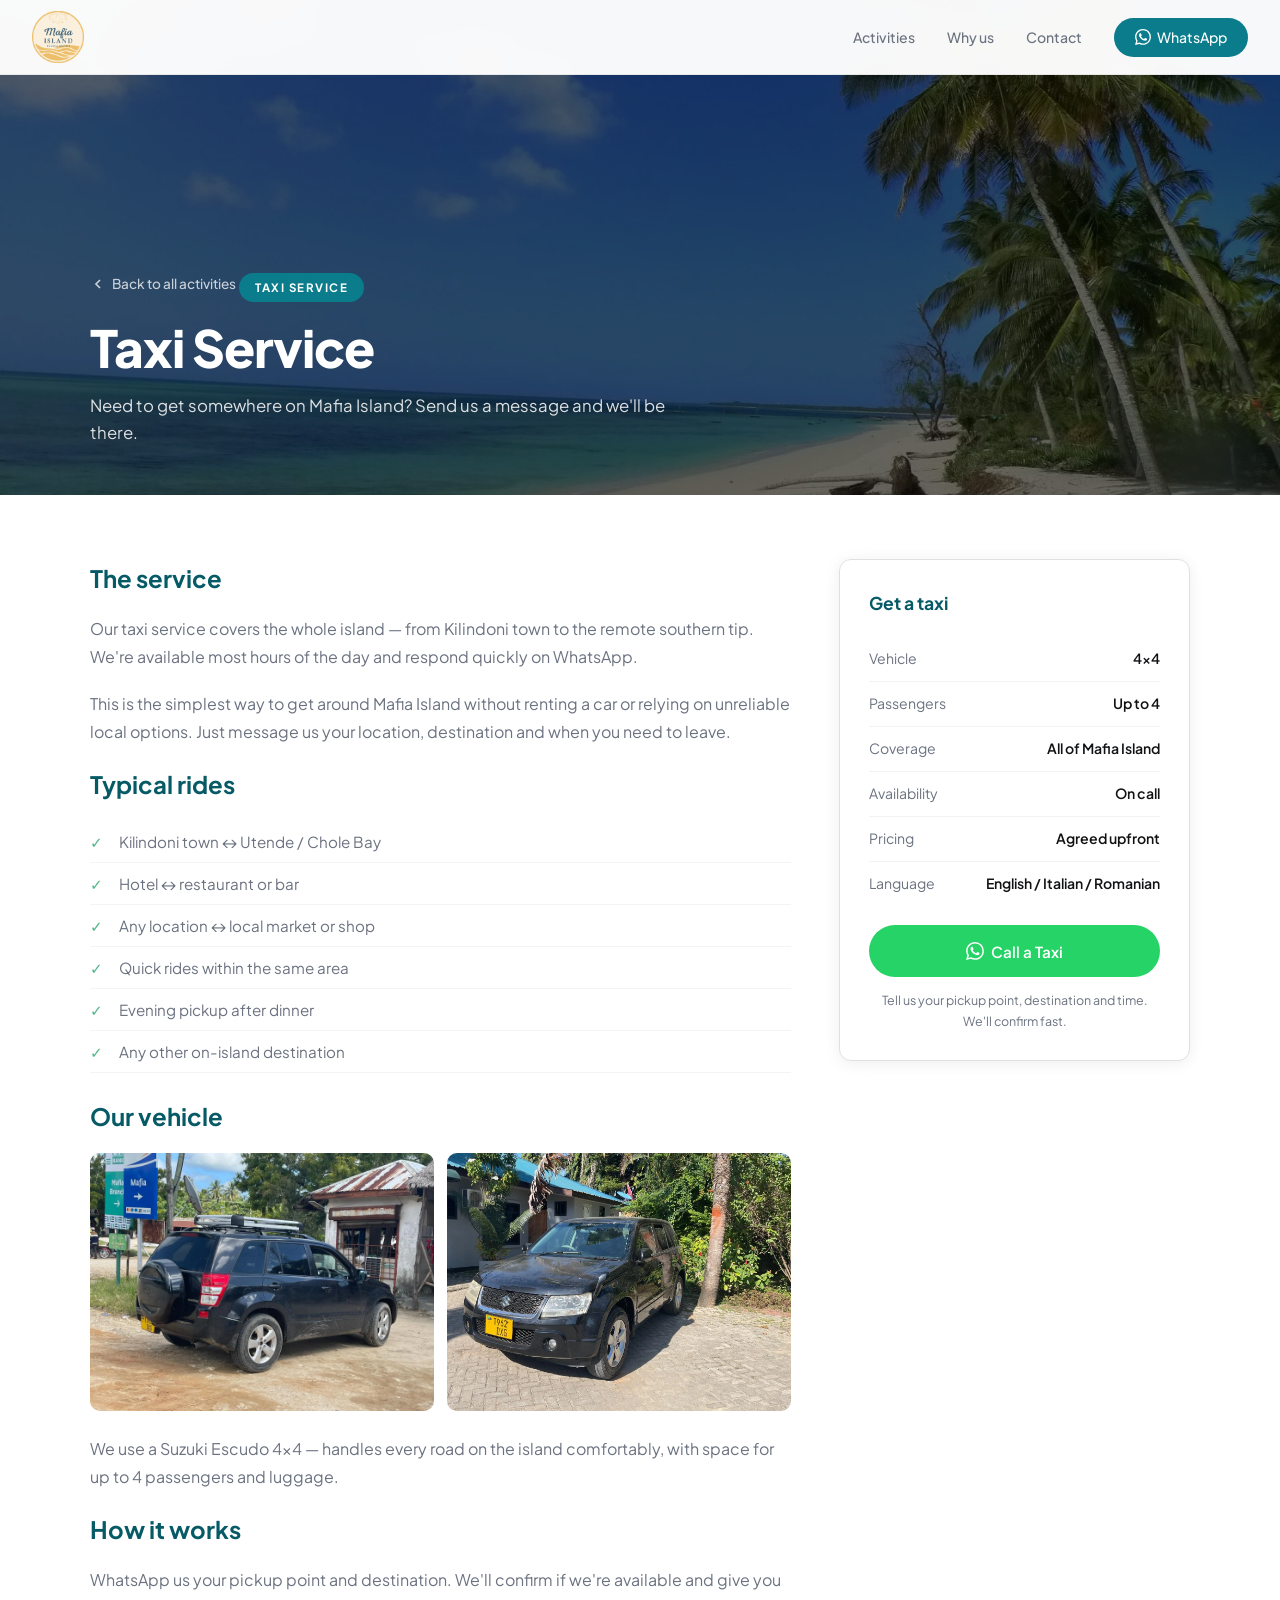
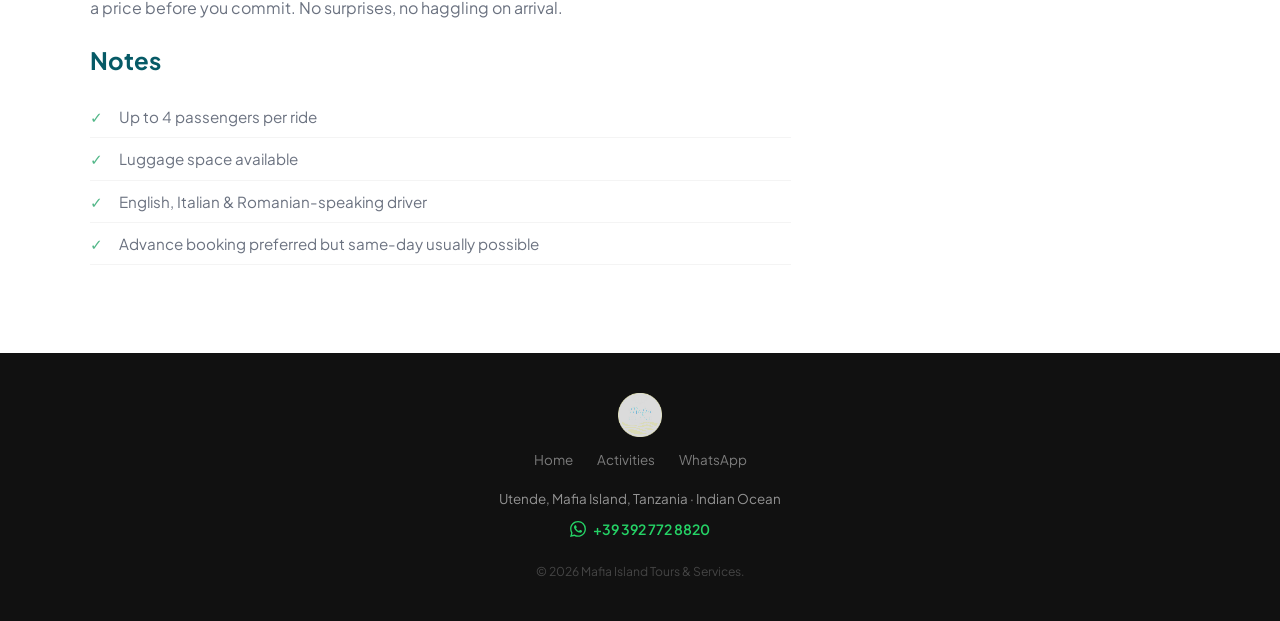
<file: taxi-service.html>
<!DOCTYPE html>
<html lang="en">
<head>
  <meta charset="UTF-8"/>
  <meta name="viewport" content="width=device-width, initial-scale=1.0"/>
  <title>Taxi Service — Mafia Island Tours & Services</title>
  <meta name="description" content="Reliable local taxi service on Mafia Island, Tanzania. Any location, any time."/>
  <link rel="stylesheet" href="style.css"/>
</head>
<body>

  <nav id="mainNav">
    <a href="index.html" class="nav-logo"><img src="images/logo.webp" alt="Mafia Island Tours & Services"/></a>
    <ul class="nav-links" id="navLinks">
      <li><a href="index.html#activities">Activities</a></li>
      <li><a href="index.html#why">Why us</a></li>
      <li><a href="index.html#contact">Contact</a></li>
      <li><a href="https://wa.me/393927728820" target="_blank" class="cta">
        <svg width="16" height="16" viewBox="0 0 24 24" fill="currentColor"><path d="M17.472 14.382c-.297-.149-1.758-.867-2.03-.967-.273-.099-.471-.148-.67.15-.197.297-.767.966-.94 1.164-.173.199-.347.223-.644.075-.297-.15-1.255-.463-2.39-1.475-.883-.788-1.48-1.761-1.653-2.059-.173-.297-.018-.458.13-.606.134-.133.298-.347.446-.52.149-.174.198-.298.298-.497.099-.198.05-.371-.025-.52-.075-.149-.669-1.612-.916-2.207-.242-.579-.487-.5-.669-.51-.173-.008-.371-.01-.57-.01-.198 0-.52.074-.792.372-.272.297-1.04 1.016-1.04 2.479 0 1.462 1.065 2.875 1.213 3.074.149.198 2.096 3.2 5.077 4.487.709.306 1.262.489 1.694.625.712.227 1.36.195 1.871.118.571-.085 1.758-.719 2.006-1.413.248-.694.248-1.289.173-1.413-.074-.124-.272-.198-.57-.347m-5.421 7.403h-.004a9.87 9.87 0 01-5.031-1.378l-.361-.214-3.741.982.998-3.648-.235-.374a9.86 9.86 0 01-1.51-5.26c.001-5.45 4.436-9.884 9.888-9.884 2.64 0 5.122 1.03 6.988 2.898a9.825 9.825 0 012.893 6.994c-.003 5.45-4.437 9.884-9.885 9.884m8.413-18.297A11.815 11.815 0 0012.05 0C5.495 0 .16 5.335.157 11.892c0 2.096.547 4.142 1.588 5.945L.057 24l6.305-1.654a11.882 11.882 0 005.683 1.448h.005c6.554 0 11.89-5.335 11.893-11.893a11.821 11.821 0 00-3.48-8.413z"/></svg>
        WhatsApp
      </a></li>
    </ul>
    <button class="hamburger" id="hamburger" aria-label="Menu"><span></span><span></span><span></span></button>
  </nav>

  <div class="detail-hero">
    <div class="detail-hero-bg" style="background-image: url('images/banja-beach.webp');"></div>
    <div class="detail-hero-content container">
      <a href="index.html" class="back-link">
        <svg width="16" height="16" viewBox="0 0 24 24" fill="none" stroke="currentColor" stroke-width="2.5"><polyline points="15 18 9 12 15 6"/></svg>
        Back to all activities
      </a>
      <div class="detail-tag">Taxi Service</div>
      <h1>Taxi Service</h1>
      <p>Need to get somewhere on Mafia Island? Send us a message and we'll be there.</p>
    </div>
  </div>

  <div class="detail-body">
    <div class="container">
      <div class="detail-grid">
        <div class="detail-main">

          <h2>The service</h2>
          <p>Our taxi service covers the whole island — from Kilindoni town to the remote southern tip. We're available most hours of the day and respond quickly on WhatsApp.</p>
          <p>This is the simplest way to get around Mafia Island without renting a car or relying on unreliable local options. Just message us your location, destination and when you need to leave.</p>

          <h2>Typical rides</h2>
          <ul>
            <li>Kilindoni town ↔ Utende / Chole Bay</li>
            <li>Hotel ↔ restaurant or bar</li>
            <li>Any location ↔ local market or shop</li>
            <li>Quick rides within the same area</li>
            <li>Evening pickup after dinner</li>
            <li>Any other on-island destination</li>
          </ul>

          <h2>Our vehicle</h2>
          <div style="display:grid; grid-template-columns:1fr 1fr; gap:0.8rem; margin-bottom:1.5rem;">
            <img src="images/car1.webp" alt="Our Suzuki Escudo 4x4, rear view" style="width:100%; border-radius:10px; object-fit:cover; aspect-ratio:4/3;"/>
            <img src="images/car2.webp" alt="Our Suzuki Escudo 4x4, front view" style="width:100%; border-radius:10px; object-fit:cover; aspect-ratio:4/3;"/>
          </div>
          <p>We use a Suzuki Escudo 4×4 — handles every road on the island comfortably, with space for up to 4 passengers and luggage.</p>

          <h2>How it works</h2>
          <p>WhatsApp us your pickup point and destination. We'll confirm if we're available and give you a price before you commit. No surprises, no haggling on arrival.</p>

          <h2>Notes</h2>
          <ul>
            <li>Up to 4 passengers per ride</li>
            <li>Luggage space available</li>
            <li>English, Italian & Romanian-speaking driver</li>
            <li>Advance booking preferred but same-day usually possible</li>
          </ul>

        </div>

        <div>
          <div class="booking-box">
            <h3>Get a taxi</h3>
            <div class="info-row"><span class="info-label">Vehicle</span><span class="info-value">4×4</span></div>
            <div class="info-row"><span class="info-label">Passengers</span><span class="info-value">Up to 4</span></div>
            <div class="info-row"><span class="info-label">Coverage</span><span class="info-value">All of Mafia Island</span></div>
            <div class="info-row"><span class="info-label">Availability</span><span class="info-value">On call</span></div>
            <div class="info-row"><span class="info-label">Pricing</span><span class="info-value">Agreed upfront</span></div>
            <div class="info-row"><span class="info-label">Language</span><span class="info-value">English / Italian / Romanian</span></div>
            <a href="https://wa.me/393927728820?text=Hi!%20I%20need%20a%20taxi%20on%20Mafia%20Island.%20Can%20you%20help?" target="_blank" class="btn btn-whatsapp">
              <svg width="18" height="18" viewBox="0 0 24 24" fill="currentColor"><path d="M17.472 14.382c-.297-.149-1.758-.867-2.03-.967-.273-.099-.471-.148-.67.15-.197.297-.767.966-.94 1.164-.173.199-.347.223-.644.075-.297-.15-1.255-.463-2.39-1.475-.883-.788-1.48-1.761-1.653-2.059-.173-.297-.018-.458.13-.606.134-.133.298-.347.446-.52.149-.174.198-.298.298-.497.099-.198.05-.371-.025-.52-.075-.149-.669-1.612-.916-2.207-.242-.579-.487-.5-.669-.51-.173-.008-.371-.01-.57-.01-.198 0-.52.074-.792.372-.272.297-1.04 1.016-1.04 2.479 0 1.462 1.065 2.875 1.213 3.074.149.198 2.096 3.2 5.077 4.487.709.306 1.262.489 1.694.625.712.227 1.36.195 1.871.118.571-.085 1.758-.719 2.006-1.413.248-.694.248-1.289.173-1.413-.074-.124-.272-.198-.57-.347m-5.421 7.403h-.004a9.87 9.87 0 01-5.031-1.378l-.361-.214-3.741.982.998-3.648-.235-.374a9.86 9.86 0 01-1.51-5.26c.001-5.45 4.436-9.884 9.888-9.884 2.64 0 5.122 1.03 6.988 2.898a9.825 9.825 0 012.893 6.994c-.003 5.45-4.437 9.884-9.885 9.884m8.413-18.297A11.815 11.815 0 0012.05 0C5.495 0 .16 5.335.157 11.892c0 2.096.547 4.142 1.588 5.945L.057 24l6.305-1.654a11.882 11.882 0 005.683 1.448h.005c6.554 0 11.89-5.335 11.893-11.893a11.821 11.821 0 00-3.48-8.413z"/></svg>
              Call a Taxi
            </a>
            <p class="booking-note">Tell us your pickup point, destination and time. We'll confirm fast.</p>
          </div>
        </div>
      </div>
    </div>
  </div>

  <footer>
    <img src="images/logo.webp" alt="Mafia Island Tours & Services" class="footer-logo"/>
    <div class="footer-links">
      <a href="index.html">Home</a>
      <a href="index.html#activities">Activities</a>
      <a href="https://wa.me/393927728820" target="_blank">WhatsApp</a>
    </div>
    <p>Utende, Mafia Island, Tanzania · Indian Ocean</p>
    <a href="https://wa.me/393927728820" target="_blank" class="footer-wa">
      <svg width="16" height="16" viewBox="0 0 24 24" fill="currentColor"><path d="M17.472 14.382c-.297-.149-1.758-.867-2.03-.967-.273-.099-.471-.148-.67.15-.197.297-.767.966-.94 1.164-.173.199-.347.223-.644.075-.297-.15-1.255-.463-2.39-1.475-.883-.788-1.48-1.761-1.653-2.059-.173-.297-.018-.448.13-.606.134-.133.298-.347.446-.52.149-.174.198-.298.298-.497.099-.198.05-.371-.025-.52-.075-.149-.669-1.612-.916-2.207-.242-.579-.487-.5-.669-.51-.173-.008-.371-.01-.57-.01-.198 0-.52.074-.792.372-.272.297-1.04 1.016-1.04 2.479 0 1.462 1.065 2.875 1.213 3.074.149.198 2.096 3.2 5.077 4.487.709.306 1.262.489 1.694.625.712.227 1.36.195 1.871.118.571-.085 1.758-.719 2.006-1.413.248-.694.248-1.289.173-1.413-.074-.124-.272-.198-.57-.347m-5.421 7.403h-.004a9.87 9.87 0 01-5.031-1.378l-.361-.214-3.741.982.998-3.648-.235-.374a9.86 9.86 0 01-1.51-5.26c.001-5.45 4.436-9.884 9.888-9.884 2.64 0 5.122 1.03 6.988 2.898a9.825 9.825 0 012.893 6.994c-.003 5.45-4.437 9.884-9.885 9.884m8.413-18.297A11.815 11.815 0 0012.05 0C5.495 0 .16 5.335.157 11.892c0 2.096.547 4.142 1.588 5.945L.057 24l6.305-1.654a11.882 11.882 0 005.683 1.448h.005c6.554 0 11.89-5.335 11.893-11.893a11.821 11.821 0 00-3.48-8.413z"/></svg>
      +39 392 772 8820
    </a>
    <p style="margin-top:1rem; font-size:0.76rem; opacity:0.4;">© 2026 Mafia Island Tours & Services.</p>
  </footer>

  <script>
    window.addEventListener('scroll', () => {
      document.getElementById('mainNav').classList.toggle('scrolled', window.scrollY > 10);
    });
    document.getElementById('hamburger').addEventListener('click', () => {
      document.getElementById('navLinks').classList.toggle('open');
    });
  </script>
</body>
</html>
</file>
<file: style.css>
/* ===========================
   Mafia Island Tours & Services
   Shared Stylesheet — v2 (Neometric / clean)
   =========================== */

@import url('https://fonts.googleapis.com/css2?family=Plus+Jakarta+Sans:ital,wght@0,300;0,400;0,500;0,600;0,700;0,800;1,400&display=swap');

*, *::before, *::after { box-sizing: border-box; margin: 0; padding: 0; }

:root {
  --ocean:       #0a7c8c;
  --ocean-dark:  #065a66;
  --ocean-light: #e0f4f6;
  --leaf:        #2d6a4f;
  --leaf-light:  #52b788;
  --sand:        #f7f2eb;
  --sand-dark:   #eedcc6;
  --text:        #111214;
  --muted:       #6b7280;
  --border:      #e5e7eb;
  --white:       #ffffff;
  --radius:      12px;
  --shadow:      0 2px 16px rgba(0,0,0,0.07);
  --shadow-hover:0 8px 32px rgba(0,0,0,0.13);
}

html { scroll-behavior: smooth; }

body {
  font-family: 'Plus Jakarta Sans', 'Neometric', 'DM Sans', system-ui, -apple-system, sans-serif;
  color: var(--text);
  background: var(--white);
  line-height: 1.65;
  -webkit-font-smoothing: antialiased;
}

/* ── NAV ── */
nav {
  position: fixed;
  top: 0; left: 0; right: 0;
  z-index: 200;
  display: flex;
  align-items: center;
  justify-content: space-between;
  padding: 0.7rem 2rem;
  background: rgba(255,255,255,0.97);
  backdrop-filter: blur(10px);
  border-bottom: 1px solid rgba(0,0,0,0.07);
  transition: box-shadow 0.3s;
}
nav.scrolled { box-shadow: 0 2px 20px rgba(0,0,0,0.09); }

.nav-logo { display: flex; align-items: center; text-decoration: none; }
.nav-logo img { height: 52px; width: auto; }

.nav-links {
  display: flex;
  gap: 2rem;
  list-style: none;
  align-items: center;
}
.nav-links a {
  text-decoration: none;
  color: var(--muted);
  font-size: 0.88rem;
  font-weight: 500;
  transition: color 0.2s;
}
.nav-links a:hover { color: var(--ocean); }
.nav-links .cta {
  background: var(--ocean);
  color: var(--white) !important;
  padding: 0.5rem 1.3rem;
  border-radius: 50px;
  display: flex;
  align-items: center;
  gap: 0.4rem;
}
.nav-links .cta:hover { background: var(--ocean-dark) !important; }

.hamburger {
  display: none;
  flex-direction: column;
  gap: 5px;
  cursor: pointer;
  background: none;
  border: none;
  padding: 4px;
}
.hamburger span {
  display: block;
  width: 24px; height: 2px;
  background: var(--text);
  border-radius: 2px;
  transition: all 0.3s;
}

/* ── HERO ── */
.hero {
  min-height: 100vh;
  display: flex;
  align-items: center;
  justify-content: center;
  text-align: center;
  padding: 7rem 1.5rem 4rem;
  position: relative;
  overflow: hidden;
}
.hero-bg {
  position: absolute;
  inset: 0;
  background-size: cover;
  background-position: center;
  filter: brightness(0.45);
  z-index: 0;
}
.hero-content { position: relative; z-index: 1; max-width: 760px; color: var(--white); }
.hero-badge {
  display: inline-flex;
  align-items: center;
  gap: 0.4rem;
  background: rgba(255,255,255,0.15);
  border: 1px solid rgba(255,255,255,0.3);
  backdrop-filter: blur(6px);
  padding: 0.35rem 1rem;
  border-radius: 50px;
  font-size: 0.78rem;
  font-weight: 700;
  letter-spacing: 1.5px;
  text-transform: uppercase;
  margin-bottom: 1.5rem;
}
.hero-tag {
  display: inline-flex;
  align-items: center;
  gap: 0.5rem;
  background: rgba(255,255,255,0.15);
  border: 1px solid rgba(255,255,255,0.3);
  backdrop-filter: blur(6px);
  padding: 0.35rem 1.2rem;
  border-radius: 50px;
  font-size: 0.85rem;
  font-weight: 700;
  letter-spacing: 0.3px;
  margin-bottom: 0.8rem;
}
.hero h1 {
  font-size: clamp(2.4rem, 6vw, 4.2rem);
  font-weight: 800;
  line-height: 1.08;
  letter-spacing: -1.5px;
  margin-bottom: 1.2rem;
}
.hero h1 em { font-style: normal; color: #7dd3c8; }
.hero p {
  font-size: clamp(1rem, 2.5vw, 1.18rem);
  opacity: 0.88;
  max-width: 580px;
  margin: 0 auto 2.5rem;
}
.hero-buttons {
  display: flex; gap: 1rem; justify-content: center; flex-wrap: wrap;
}

/* ── BUTTONS ── */
.btn {
  display: inline-flex;
  align-items: center;
  gap: 0.45rem;
  padding: 0.85rem 2rem;
  border-radius: 50px;
  font-weight: 600;
  font-size: 0.95rem;
  text-decoration: none;
  transition: all 0.22s;
  cursor: pointer;
  border: none;
  font-family: inherit;
}
.btn-primary { background: var(--ocean); color: var(--white); }
.btn-primary:hover { background: var(--ocean-dark); transform: translateY(-2px); box-shadow: 0 8px 20px rgba(10,124,140,0.35); }
.btn-whatsapp { background: #25D366; color: var(--white); }
.btn-whatsapp:hover { background: #1ebe5a; transform: translateY(-2px); box-shadow: 0 8px 20px rgba(37,211,102,0.35); }
.btn-outline-white {
  background: rgba(255,255,255,0.15);
  color: var(--white);
  border: 2px solid rgba(255,255,255,0.55);
  backdrop-filter: blur(4px);
}
.btn-outline-white:hover { background: rgba(255,255,255,0.28); }
.btn-outline { background: transparent; color: var(--ocean); border: 2px solid var(--ocean); }
.btn-outline:hover { background: var(--ocean); color: var(--white); }

/* ── SECTIONS ── */
section { padding: 5rem 1.5rem; }
.container { max-width: 1100px; margin: 0 auto; }
.section-label {
  font-size: 0.73rem;
  font-weight: 700;
  letter-spacing: 2.5px;
  text-transform: uppercase;
  color: var(--ocean);
  margin-bottom: 0.7rem;
}
.section-title {
  font-size: clamp(1.9rem, 4vw, 2.8rem);
  font-weight: 800;
  line-height: 1.15;
  letter-spacing: -0.5px;
  margin-bottom: 1rem;
}
.section-sub {
  color: var(--muted);
  font-size: 1.05rem;
  max-width: 540px;
  margin-bottom: 3rem;
}

/* ── ACTIVITY CARDS ── */
.activities-grid {
  display: grid;
  grid-template-columns: repeat(auto-fit, minmax(270px, 1fr));
  gap: 1.6rem;
}
.activity-card {
  border-radius: var(--radius);
  overflow: hidden;
  border: 1px solid #eaeaea;
  background: var(--white);
  box-shadow: var(--shadow);
  transition: transform 0.25s, box-shadow 0.25s;
  text-decoration: none;
  color: inherit;
  display: flex;
  flex-direction: column;
}
.activity-card:hover {
  transform: translateY(-6px);
  box-shadow: var(--shadow-hover);
}
.card-img {
  aspect-ratio: 16/10;
  overflow: hidden;
  position: relative;
}
.card-img img {
  width: 100%; height: 100%;
  object-fit: cover;
  display: block;
  transition: transform 0.4s;
}
.activity-card:hover .card-img img { transform: scale(1.07); }
.card-tag {
  position: absolute;
  top: 1rem; left: 1rem;
  background: var(--ocean);
  color: var(--white);
  font-size: 0.7rem;
  font-weight: 700;
  letter-spacing: 1px;
  text-transform: uppercase;
  padding: 0.25rem 0.8rem;
  border-radius: 50px;
}
.card-body {
  padding: 1.5rem;
  display: flex;
  flex-direction: column;
  flex: 1;
}
.card-body h3 {
  font-size: 1.12rem;
  font-weight: 700;
  margin-bottom: 0.6rem;
  line-height: 1.3;
}
.card-body p {
  font-size: 0.88rem;
  color: var(--muted);
  flex: 1;
  margin-bottom: 1.2rem;
}
.card-meta {
  display: flex;
  flex-wrap: wrap;
  gap: 0.8rem;
  font-size: 0.8rem;
  color: var(--muted);
  padding-top: 1rem;
  border-top: 1px solid #f0f0f0;
  margin-bottom: 1.2rem;
}
.card-meta span { display: flex; align-items: center; gap: 0.3rem; }
.card-cta {
  display: flex;
  align-items: center;
  justify-content: space-between;
  font-size: 0.88rem;
  font-weight: 600;
  color: var(--ocean);
}
.card-cta svg { transition: transform 0.2s; }
.activity-card:hover .card-cta svg { transform: translateX(4px); }

/* ── DETAIL PAGE HERO ── */
.detail-hero {
  min-height: 55vh;
  display: flex;
  align-items: flex-end;
  padding: 7rem 1.5rem 3rem;
  position: relative;
  overflow: hidden;
}
.detail-hero-bg {
  position: absolute;
  inset: 0;
  background-size: cover;
  background-position: center;
  filter: brightness(0.4);
}
.detail-hero-content {
  position: relative; z-index: 1;
  color: var(--white);
  max-width: 1100px;
  margin: 0 auto;
  width: 100%;
}
.back-link {
  display: inline-flex;
  align-items: center;
  gap: 0.4rem;
  color: rgba(255,255,255,0.75);
  text-decoration: none;
  font-size: 0.85rem;
  font-weight: 500;
  margin-bottom: 1.5rem;
  transition: color 0.2s;
}
.back-link:hover { color: var(--white); }
.detail-tag {
  display: inline-block;
  background: var(--ocean);
  color: var(--white);
  font-size: 0.72rem;
  font-weight: 700;
  letter-spacing: 1.5px;
  text-transform: uppercase;
  padding: 0.3rem 1rem;
  border-radius: 50px;
  margin-bottom: 1rem;
}
.detail-hero h1 {
  font-size: clamp(1.8rem, 5vw, 3.2rem);
  font-weight: 800;
  letter-spacing: -1px;
  line-height: 1.1;
  margin-bottom: 1rem;
}
.detail-hero p {
  font-size: 1.05rem;
  opacity: 0.85;
  max-width: 600px;
}

/* ── DETAIL BODY ── */
.detail-body { padding: 4rem 1.5rem; }
.detail-grid {
  display: grid;
  grid-template-columns: 2fr 1fr;
  gap: 3rem;
  align-items: start;
}
.detail-main h2 {
  font-size: 1.5rem;
  font-weight: 700;
  margin-bottom: 1rem;
  color: var(--ocean-dark);
}
.detail-main p { color: var(--muted); margin-bottom: 1.2rem; line-height: 1.75; }
.detail-main ul {
  list-style: none;
  margin-bottom: 1.5rem;
}
.detail-main ul li {
  padding: 0.5rem 0 0.5rem 1.8rem;
  position: relative;
  color: var(--muted);
  font-size: 0.95rem;
  border-bottom: 1px solid #f4f4f4;
}
.detail-main ul li::before {
  content: '✓';
  position: absolute;
  left: 0;
  color: var(--leaf-light);
  font-weight: 700;
}

/* Itinerary steps */
.itinerary { margin-bottom: 2rem; }
.itinerary-step {
  display: flex;
  gap: 1.2rem;
  margin-bottom: 1.5rem;
  align-items: flex-start;
}
.step-num {
  width: 36px; height: 36px;
  background: var(--ocean);
  color: var(--white);
  border-radius: 50%;
  display: flex;
  align-items: center;
  justify-content: center;
  font-size: 0.85rem;
  font-weight: 700;
  flex-shrink: 0;
}
.step-content h4 { font-size: 0.95rem; font-weight: 700; margin-bottom: 0.2rem; }
.step-content p { font-size: 0.88rem; color: var(--muted); margin: 0; }

/* Sidebar booking box */
.booking-box {
  background: var(--white);
  border: 1.5px solid #e0e0e0;
  border-radius: var(--radius);
  padding: 1.8rem;
  box-shadow: var(--shadow);
  position: sticky;
  top: 90px;
}
.booking-box h3 {
  font-size: 1.1rem;
  font-weight: 700;
  margin-bottom: 1.2rem;
  color: var(--ocean-dark);
}
.info-row {
  display: flex;
  justify-content: space-between;
  align-items: center;
  padding: 0.65rem 0;
  border-bottom: 1px solid #f2f2f2;
  font-size: 0.88rem;
}
.info-row:last-of-type { border-bottom: none; }
.info-label { color: var(--muted); }
.info-value { font-weight: 600; }
.booking-box .btn { width: 100%; justify-content: center; margin-top: 1.2rem; }
.booking-note {
  font-size: 0.78rem;
  color: var(--muted);
  text-align: center;
  margin-top: 0.8rem;
}

/* ── WHY US ── */
.why { background: var(--ocean-dark); color: var(--white); }
.why .section-label { color: var(--leaf-light); }
.why .section-title { color: var(--white); }
.why .section-sub { color: rgba(255,255,255,0.65); }
.why-grid {
  display: grid;
  grid-template-columns: repeat(auto-fit, minmax(200px, 1fr));
  gap: 1.5rem;
}
.why-item {
  text-align: center;
  padding: 2rem 1.2rem;
  background: rgba(255,255,255,0.06);
  border: 1px solid rgba(255,255,255,0.1);
  border-radius: var(--radius);
}
.why-icon {
  width: 48px; height: 48px;
  background: rgba(255,255,255,0.1);
  border: 1px solid rgba(255,255,255,0.15);
  border-radius: 12px;
  display: flex;
  align-items: center;
  justify-content: center;
  margin: 0 auto 1rem;
}
.why-icon svg { width: 22px; height: 22px; stroke: var(--leaf-light); fill: none; stroke-width: 1.8; }
.why-item h3 { font-size: 0.95rem; font-weight: 700; margin-bottom: 0.4rem; }
.why-item p { font-size: 0.85rem; color: rgba(255,255,255,0.6); }

/* ── FOOTER ── */
footer {
  background: #111;
  color: rgba(255,255,255,0.55);
  padding: 2.5rem 1.5rem;
  text-align: center;
}
footer .footer-logo { margin: 0 auto 0.8rem; display: block; height: 44px; width: auto; filter: brightness(2); opacity: 0.85; }
footer p { font-size: 0.84rem; }
.footer-links {
  display: flex;
  justify-content: center;
  gap: 1.5rem;
  margin: 0.8rem 0 1rem;
  flex-wrap: wrap;
}
.footer-links a {
  color: rgba(255,255,255,0.45);
  text-decoration: none;
  font-size: 0.84rem;
  transition: color 0.2s;
}
.footer-links a:hover { color: var(--white); }
.footer-wa {
  display: inline-flex;
  align-items: center;
  gap: 0.4rem;
  color: #25D366;
  text-decoration: none;
  font-size: 0.88rem;
  font-weight: 600;
  margin-top: 0.5rem;
}

/* ── MOBILE ── */
@media (max-width: 768px) {
  nav { padding: 0.7rem 1.2rem; }
  .nav-links {
    display: none;
    flex-direction: column;
    position: absolute;
    top: 64px; left: 0; right: 0;
    background: var(--white);
    padding: 1.5rem 1.5rem;
    border-bottom: 1px solid #eee;
    gap: 1.2rem;
    box-shadow: 0 8px 24px rgba(0,0,0,0.08);
  }
  .nav-links.open { display: flex; }
  .hamburger { display: flex; }
  section { padding: 3.5rem 1.2rem; }
  .detail-grid { grid-template-columns: 1fr; }
  .booking-box { position: static; }
  .activities-grid { grid-template-columns: 1fr; }
  .hero h1 { letter-spacing: -0.5px; }
}
</file>
